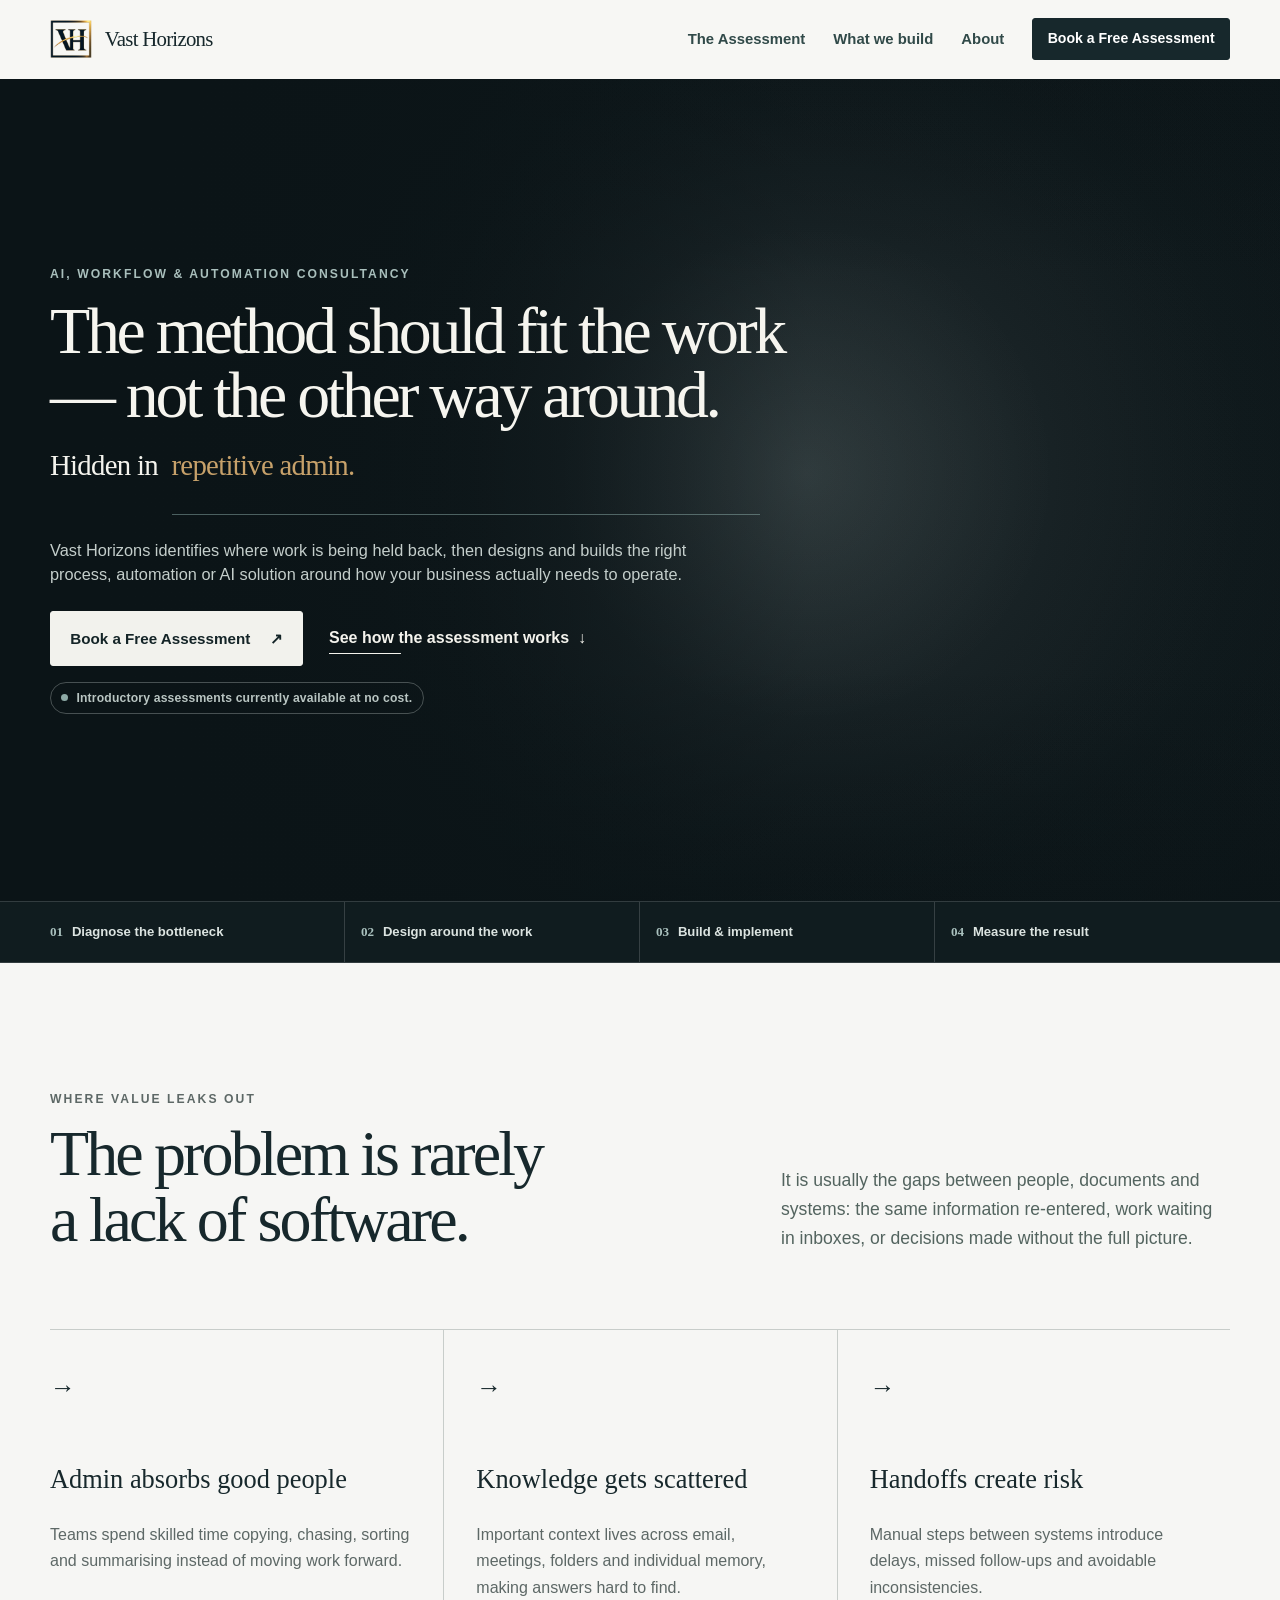
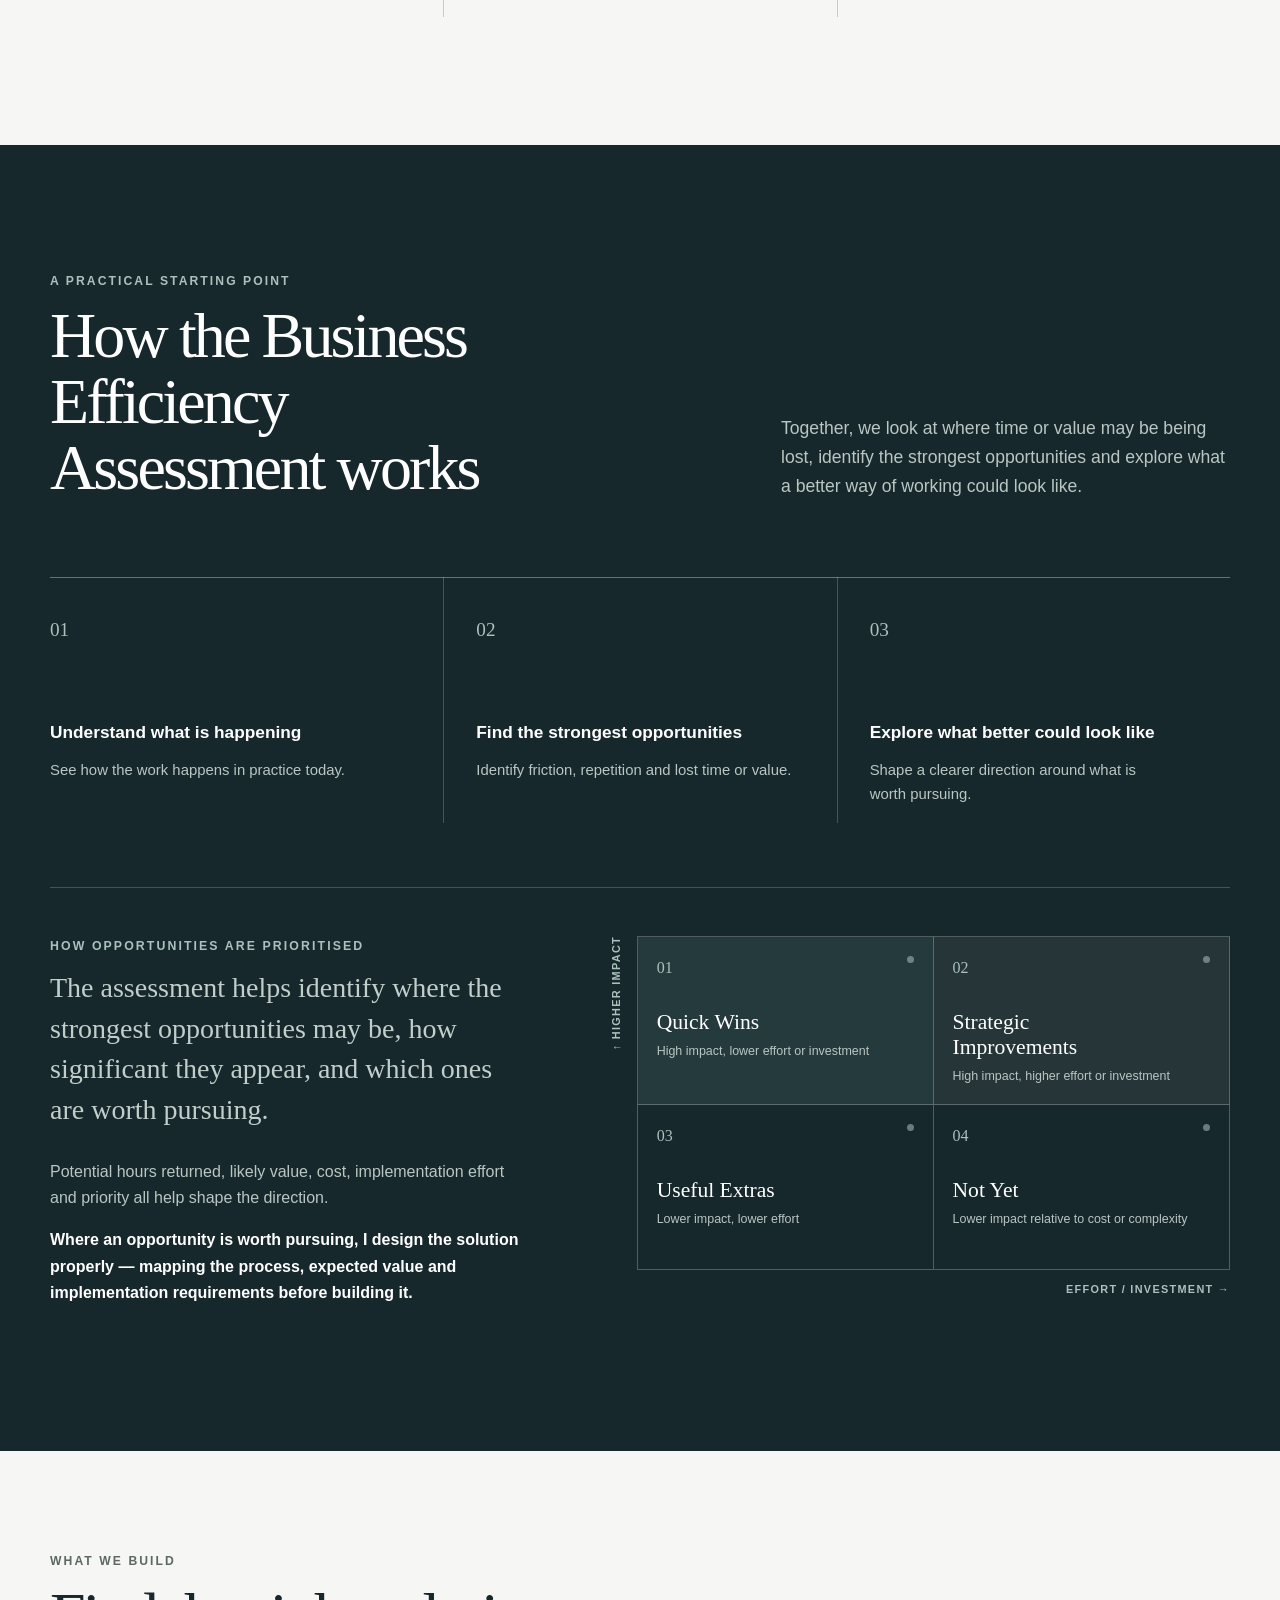
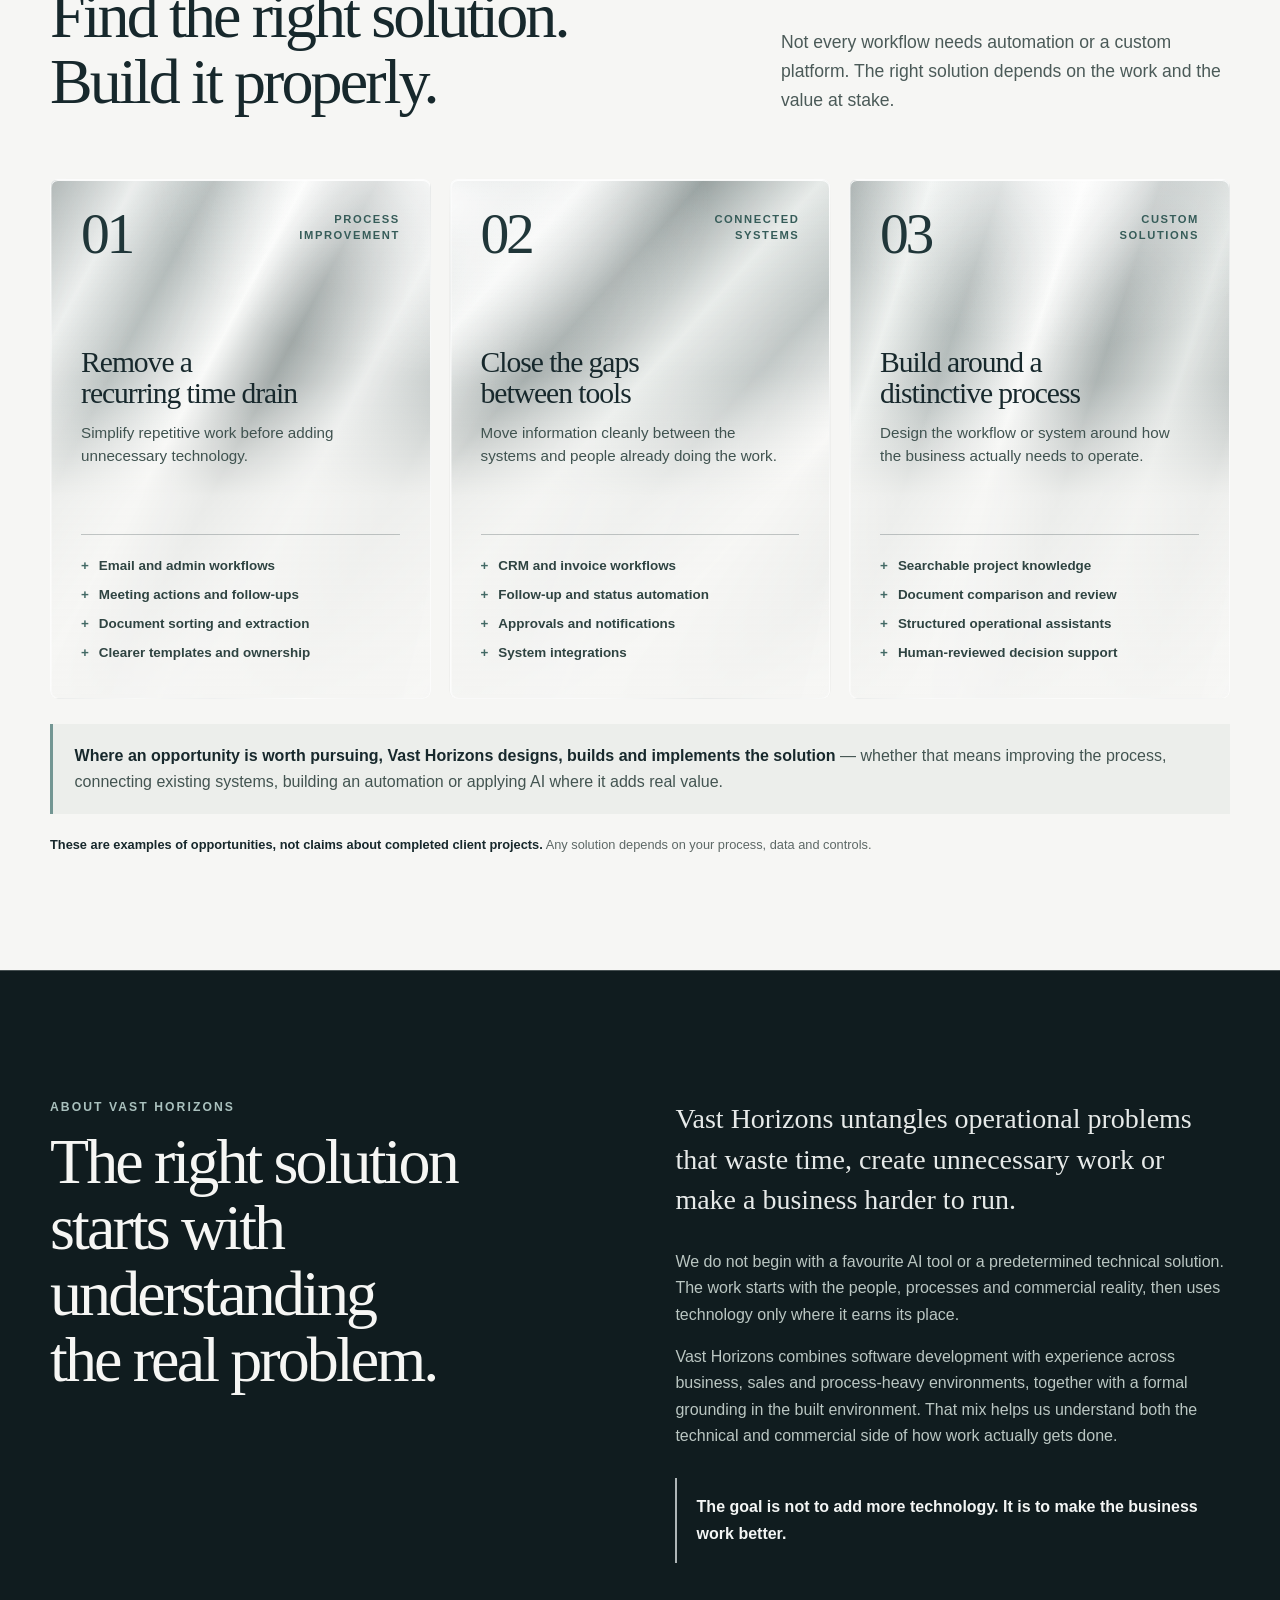
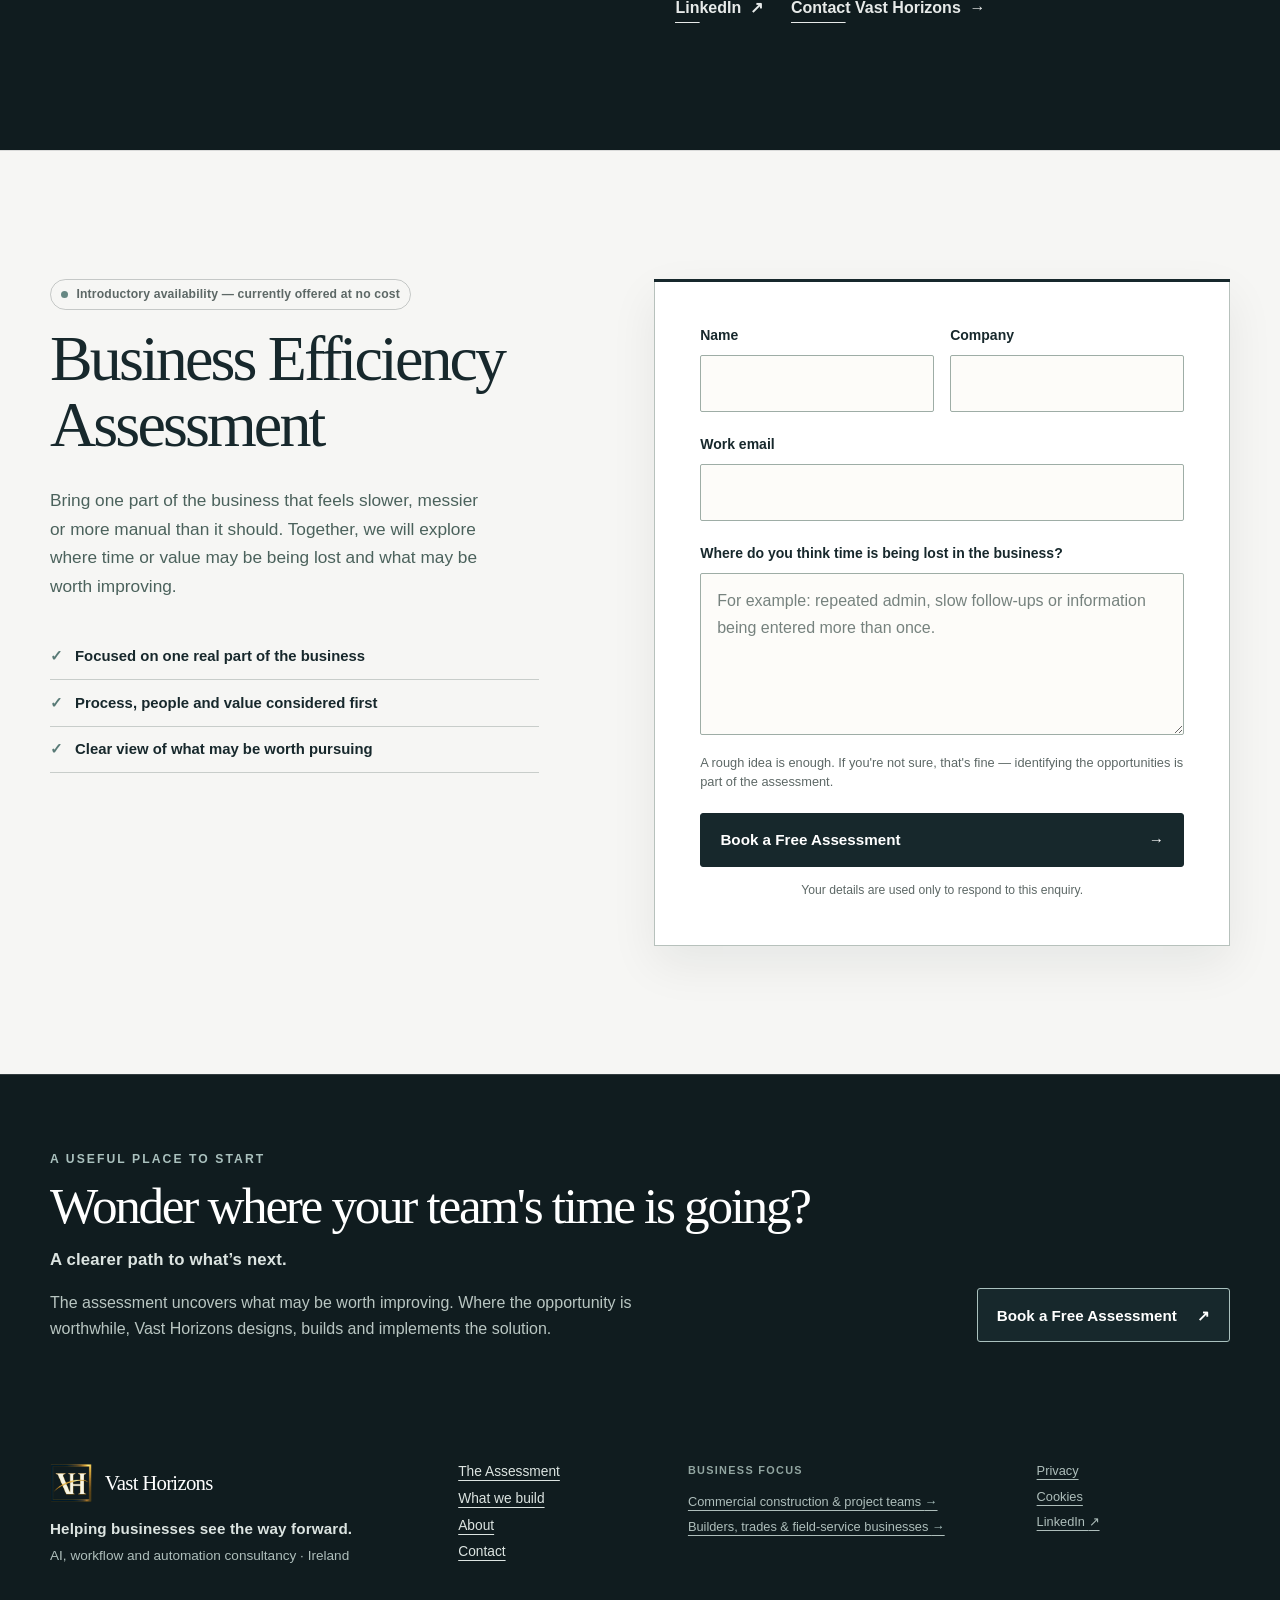
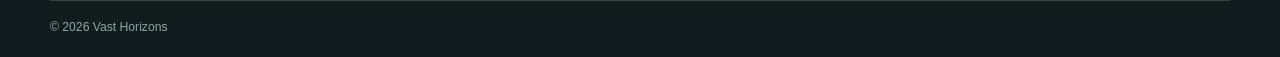
<file: index.html>
<!doctype html>
<html lang="en-IE">
<head>
  <meta charset="utf-8">
  <meta name="viewport" content="width=device-width, initial-scale=1">
  <title>Vast Horizons | AI Consultancy for Better Business Operations</title>
  <meta name="description" content="Vast Horizons helps businesses in Ireland improve workflows, connect systems and apply AI where it creates practical value.">
  <link rel="canonical" href="https://vasthorizons.ie/">
  <meta property="og:site_name" content="Vast Horizons">
  <meta property="og:title" content="Workflow and automation consulting for better business operations">
  <meta property="og:description" content="Find the friction, improve the process and use technology where it genuinely adds value.">
  <meta property="og:url" content="https://vasthorizons.ie/">
  <meta property="og:type" content="website">
  <meta name="twitter:card" content="summary">
  <meta name="theme-color" content="#102a2c">
  <link rel="icon" href="/assets/images/logo-vh-on-light.png" type="image/png" media="(prefers-color-scheme: light)">
  <link rel="icon" href="/assets/images/logo-vh-on-dark.png" type="image/png" media="(prefers-color-scheme: dark)">
  <link rel="apple-touch-icon" href="/assets/images/logo-vh-on-light.png">
  <link rel="stylesheet" href="/assets/css/styles.css">
  <script type="application/ld+json">
  {
    "@context": "https://schema.org",
    "@type": "ProfessionalService",
    "name": "Vast Horizons",
    "url": "https://vasthorizons.ie/",
    "email": "mailto:contact@vasthorizons.ie",
    "description": "AI, workflow and automation consultancy for better business operations.",
    "areaServed": "Ireland",
    "sameAs": ["https://www.linkedin.com/company/vasthorizons/"]
  }
  </script>
</head>
<body class="home-page">
  <a class="skip-link" href="#main">Skip to main content</a>
  <header class="site-header" data-header>
    <div class="shell nav-wrap">
      <a class="brand" href="/" aria-label="Vast Horizons, home"><img class="brand-mark" src="/assets/images/logo-vh-on-light.png" alt=""><span class="brand-name" aria-hidden="true">Vast Horizons</span></a>
      <button class="nav-toggle" type="button" aria-expanded="false" aria-controls="primary-nav" data-nav-toggle><span class="sr-only">Open navigation</span><span></span><span></span></button>
      <nav class="primary-nav" id="primary-nav" aria-label="Primary navigation" data-nav>
        <a href="#approach">The Assessment</a><a href="#opportunities">What we build</a><a href="#about">About</a><a class="button button-small" href="#book">Book a Free Assessment</a>
      </nav>
    </div>
  </header>

  <main id="main">
    <section class="hero home-hero" data-home-hero>
      <div class="hero-media" aria-hidden="true">
        <video class="hero-media-video" data-hero-video autoplay muted loop playsinline preload="auto">
          <source src="https://d8j0ntlcm91z4.cloudfront.net/user_38xzZboKViGWJOttwIXH07lWA1P/hf_20260514_135830_bb6491d1-9b66-4aec-9722-13b4dfe3fb46.mp4" type="video/mp4">
        </video>
        <span class="hero-media-vignette"></span>
      </div>
      <div class="shell hero-grid">
        <div class="hero-copy">
          <p class="eyebrow">AI, Workflow &amp; Automation Consultancy</p>
          <h1 class="hero-title"><span style="--word-index: 0">The</span><span style="--word-index: 1">method</span><span style="--word-index: 2">should</span><span style="--word-index: 3">fit</span><span style="--word-index: 4">the</span><span style="--word-index: 5">work</span><span style="--word-index: 6">—</span><span style="--word-index: 7">not</span><span style="--word-index: 8">the</span><span style="--word-index: 9">other</span><span style="--word-index: 10">way</span><span style="--word-index: 11">around.</span></h1>
          <p class="hero-rotation" aria-label="Hidden in repetitive admin, slow follow-ups, disconnected systems, manual handoffs, and work that’s simply become normal.">
            <span class="hero-rotation-label" aria-hidden="true">Hidden in</span>
            <span class="hero-rotation-window" aria-hidden="true"><span data-rotating-phrase data-phrases="repetitive admin.|slow follow-ups.|disconnected systems.|manual handoffs.|work that’s simply become normal.">repetitive admin.</span></span>
          </p>
          <p class="hero-lead">Vast Horizons identifies where work is being held back, then designs and builds the right process, automation or AI solution around how your business actually needs to operate.</p>
          <div class="hero-actions"><a class="button" href="#book">Book a Free Assessment <span aria-hidden="true">↗</span></a><a class="text-link" href="#approach">See how the assessment works <span aria-hidden="true">↓</span></a></div>
          <p class="availability-badge hero-availability"><span aria-hidden="true"></span> Introductory assessments currently available at no cost.</p>
        </div>
      </div>
    </section>

    <section class="trust-strip" aria-label="Service principles"><div class="shell trust-grid"><p><span>01</span>Diagnose the bottleneck</p><p><span>02</span>Design around the work</p><p><span>03</span>Build &amp; implement</p><p><span>04</span>Measure the result</p></div></section>

    <section class="section problems" id="problems">
      <div class="shell split-heading"><div><p class="eyebrow">Where value leaks out</p><h2>The problem is rarely a lack of software.</h2></div><div class="section-intro"><p>It is usually the gaps between people, documents and systems: the same information re-entered, work waiting in inboxes, or decisions made without the full picture.</p></div></div>
      <div class="shell problem-grid">
        <article><span class="line-icon" aria-hidden="true">→</span><h3>Admin absorbs good people</h3><p>Teams spend skilled time copying, chasing, sorting and summarising instead of moving work forward.</p></article>
        <article><span class="line-icon" aria-hidden="true">→</span><h3>Knowledge gets scattered</h3><p>Important context lives across email, meetings, folders and individual memory, making answers hard to find.</p></article>
        <article><span class="line-icon" aria-hidden="true">→</span><h3>Handoffs create risk</h3><p>Manual steps between systems introduce delays, missed follow-ups and avoidable inconsistencies.</p></article>
      </div>
    </section>

    <section class="section dark-section" id="approach">
      <div class="shell">
        <div class="split-heading on-dark"><div><p class="eyebrow">A practical starting point</p><h2>How the Business Efficiency Assessment works</h2></div><div class="section-intro"><p>Together, we look at where time or value may be being lost, identify the strongest opportunities and explore what a better way of working could look like.</p></div></div>
        <ol class="process-grid">
          <li><span>01</span><h3>Understand what is happening</h3><p>See how the work happens in practice today.</p></li>
          <li><span>02</span><h3>Find the strongest opportunities</h3><p>Identify friction, repetition and lost time or value.</p></li>
          <li><span>03</span><h3>Explore what better could look like</h3><p>Shape a clearer direction around what is worth pursuing.</p></li>
        </ol>
        <div class="assessment-outcome">
          <div class="assessment-outcome-copy">
            <p class="card-kicker">How opportunities are prioritised</p>
            <p class="large-copy">The assessment helps identify where the strongest opportunities may be, how significant they appear, and which ones are worth pursuing.</p>
            <p>Potential hours returned, likely value, cost, implementation effort and priority all help shape the direction.</p>
            <p><strong>Where an opportunity is worth pursuing, I design the solution properly — mapping the process, expected value and implementation requirements before building it.</strong></p>
          </div>
          <div class="opportunity-map" role="group" aria-label="Impact and effort opportunity categories">
            <p class="map-axis map-axis-impact">Higher impact</p>
            <div class="map-grid">
              <article class="map-cell map-quick"><span>01</span><h3>Quick Wins</h3><p>High impact, lower effort or investment</p></article>
              <article class="map-cell map-strategic"><span>02</span><h3>Strategic Improvements</h3><p>High impact, higher effort or investment</p></article>
              <article class="map-cell map-useful"><span>03</span><h3>Useful Extras</h3><p>Lower impact, lower effort</p></article>
              <article class="map-cell map-not-yet"><span>04</span><h3>Not Yet</h3><p>Lower impact relative to cost or complexity</p></article>
            </div>
            <p class="map-axis map-axis-effort">Effort / investment</p>
          </div>
        </div>
      </div>
    </section>

    <section class="section what-i-build" id="opportunities">
      <div class="shell split-heading"><div><p class="eyebrow">What we build</p><h2>Find the right solution. Build it properly.</h2></div><div class="section-intro"><p>Not every workflow needs automation or a custom platform. The right solution depends on the work and the value at stake.</p></div></div>
      <div class="shell service-grid">
        <article><p class="service-number"><span class="service-index">01</span><span class="service-category">Process improvement</span></p><h3>Remove a recurring time drain</h3><p class="service-description">Simplify repetitive work before adding unnecessary technology.</p><ul><li>Email and admin workflows</li><li>Meeting actions and follow-ups</li><li>Document sorting and extraction</li><li>Clearer templates and ownership</li></ul></article>
        <article><p class="service-number"><span class="service-index">02</span><span class="service-category">Connected systems</span></p><h3>Close the gaps between tools</h3><p class="service-description">Move information cleanly between the systems and people already doing the work.</p><ul><li>CRM and invoice workflows</li><li>Follow-up and status automation</li><li>Approvals and notifications</li><li>System integrations</li></ul></article>
        <article><p class="service-number"><span class="service-index">03</span><span class="service-category">Custom solutions</span></p><h3>Build around a distinctive process</h3><p class="service-description">Design the workflow or system around how the business actually needs to operate.</p><ul><li>Searchable project knowledge</li><li>Document comparison and review</li><li>Structured operational assistants</li><li>Human-reviewed decision support</li></ul></article>
      </div>
      <p class="delivery-note shell"><strong>Where an opportunity is worth pursuing, Vast Horizons designs, builds and implements the solution</strong> — whether that means improving the process, connecting existing systems, building an automation or applying AI where it adds real value.</p>
      <p class="examples-note shell"><strong>These are examples of opportunities, not claims about completed client projects.</strong> Any solution depends on your process, data and controls.</p>
    </section>

    <section class="section about-section" id="about">
      <div class="shell about-grid about-text-only">
        <div class="about-heading"><p class="eyebrow">About Vast Horizons</p><h2>The right solution starts with understanding the real problem.</h2></div>
        <div class="about-copy"><p class="large-copy">Vast Horizons untangles operational problems that waste time, create unnecessary work or make a business harder to run.</p><p>We do not begin with a favourite AI tool or a predetermined technical solution. The work starts with the people, processes and commercial reality, then uses technology only where it earns its place.</p><p>Vast Horizons combines software development with experience across business, sales and process-heavy environments, together with a formal grounding in the built environment. That mix helps us understand both the technical and commercial side of how work actually gets done.</p><p class="about-principle">The goal is not to add more technology. It is to make the business work better.</p><div class="about-links"><a class="text-link" href="https://www.linkedin.com/company/vasthorizons/" target="_blank" rel="noopener noreferrer">LinkedIn <span aria-hidden="true">↗</span></a><a class="text-link" href="mailto:contact@vasthorizons.ie">Contact Vast Horizons <span aria-hidden="true">→</span></a></div></div>
      </div>
    </section>

    <section class="section booking-section" id="book">
      <div class="shell booking-grid">
        <div class="booking-copy"><p class="availability-badge"><span aria-hidden="true"></span> Introductory availability — currently offered at no cost</p><h2>Business Efficiency Assessment</h2><p>Bring one part of the business that feels slower, messier or more manual than it should. Together, we will explore where time or value may be being lost and what may be worth improving.</p><ul class="check-list"><li>Focused on one real part of the business</li><li>Process, people and value considered first</li><li>Clear view of what may be worth pursuing</li></ul></div>
        <form class="audit-form" action="https://formsubmit.co/contact@vasthorizons.ie" method="POST">
          <input type="hidden" name="_subject" value="New Business Efficiency Assessment request"><input type="hidden" name="_captcha" value="false">
          <div class="field-row"><div class="field"><label for="name">Name</label><input id="name" name="name" type="text" autocomplete="name" required></div><div class="field"><label for="company">Company</label><input id="company" name="company" type="text" autocomplete="organization" required></div></div>
          <div class="field"><label for="email">Work email</label><input id="email" name="email" type="email" autocomplete="email" required></div>
          <div class="field"><label for="workflow">Where do you think time is being lost in the business?</label><textarea id="workflow" name="workflow" rows="5" placeholder="For example: repeated admin, slow follow-ups or information being entered more than once." aria-describedby="workflow-help" required></textarea><p class="field-help" id="workflow-help">A rough idea is enough. If you're not sure, that's fine — identifying the opportunities is part of the assessment.</p></div>
          <button class="button form-submit" type="submit">Book a Free Assessment <span aria-hidden="true">→</span></button><p class="form-note">Your details are used only to respond to this enquiry.</p>
        </form>
      </div>
    </section>
  </main>

  <section class="closing-cta" aria-labelledby="closing-cta-title">
    <div class="shell closing-cta-grid"><div><p class="eyebrow">A useful place to start</p><h2 id="closing-cta-title">Wonder where your team's time is going?</h2><p class="closing-brand-line">A clearer path to what’s next.</p><p>The assessment uncovers what may be worth improving. Where the opportunity is worthwhile, Vast Horizons designs, builds and implements the solution.</p></div><a class="button" href="#book">Book a Free Assessment <span aria-hidden="true">↗</span></a></div>
  </section>

  <footer class="site-footer">
    <div class="shell footer-main">
      <div class="footer-identity"><a class="brand footer-brand" href="/" aria-label="Vast Horizons, home"><img class="brand-mark" src="/assets/images/logo-vh-on-dark.png" alt=""><span class="brand-name" aria-hidden="true">Vast Horizons</span></a><p class="footer-statement">Helping businesses see the way forward.</p><p>AI, workflow and automation consultancy · Ireland</p></div>
      <nav class="footer-group footer-primary" aria-label="Main footer navigation"><a href="#approach">The Assessment</a><a href="#opportunities">What we build</a><a href="#about">About</a><a href="mailto:contact@vasthorizons.ie">Contact</a></nav>
      <nav class="footer-group footer-audiences" aria-label="Business Focus"><p class="footer-label">Business Focus</p><a href="/construction/">Commercial construction &amp; project teams <span aria-hidden="true">→</span></a><a href="/trades/">Builders, trades &amp; field-service businesses <span aria-hidden="true">→</span></a></nav>
      <nav class="footer-group footer-utility" aria-label="Utility links"><a href="/privacy/">Privacy</a><a href="/cookies/">Cookies</a><a href="https://www.linkedin.com/company/vasthorizons/" target="_blank" rel="noopener noreferrer">LinkedIn <span aria-hidden="true">↗</span></a></nav>
    </div>
    <div class="shell footer-base"><p>© <span data-year>2026</span> Vast Horizons</p></div>
  </footer>
  <script src="/assets/js/site.js" defer></script>
  <script>(function(){if(!window.chatbase||window.chatbase("getState")!=="initialized"){window.chatbase=(...arguments)=>{if(!window.chatbase.q){window.chatbase.q=[]}window.chatbase.q.push(arguments)};window.chatbase=new Proxy(window.chatbase,{get(target,prop){if(prop==="q"){return target.q}return(...args)=>target(prop,...args)}})}const onLoad=function(){const script=document.createElement("script");script.src="https://www.chatbase.co/embed.min.js";script.id="gBiyeGZamISg8_NqUosKC";script.domain="www.chatbase.co";document.body.appendChild(script)};if(document.readyState==="complete"){onLoad()}else{window.addEventListener("load",onLoad)}})();</script>
</body>
</html>
</file>
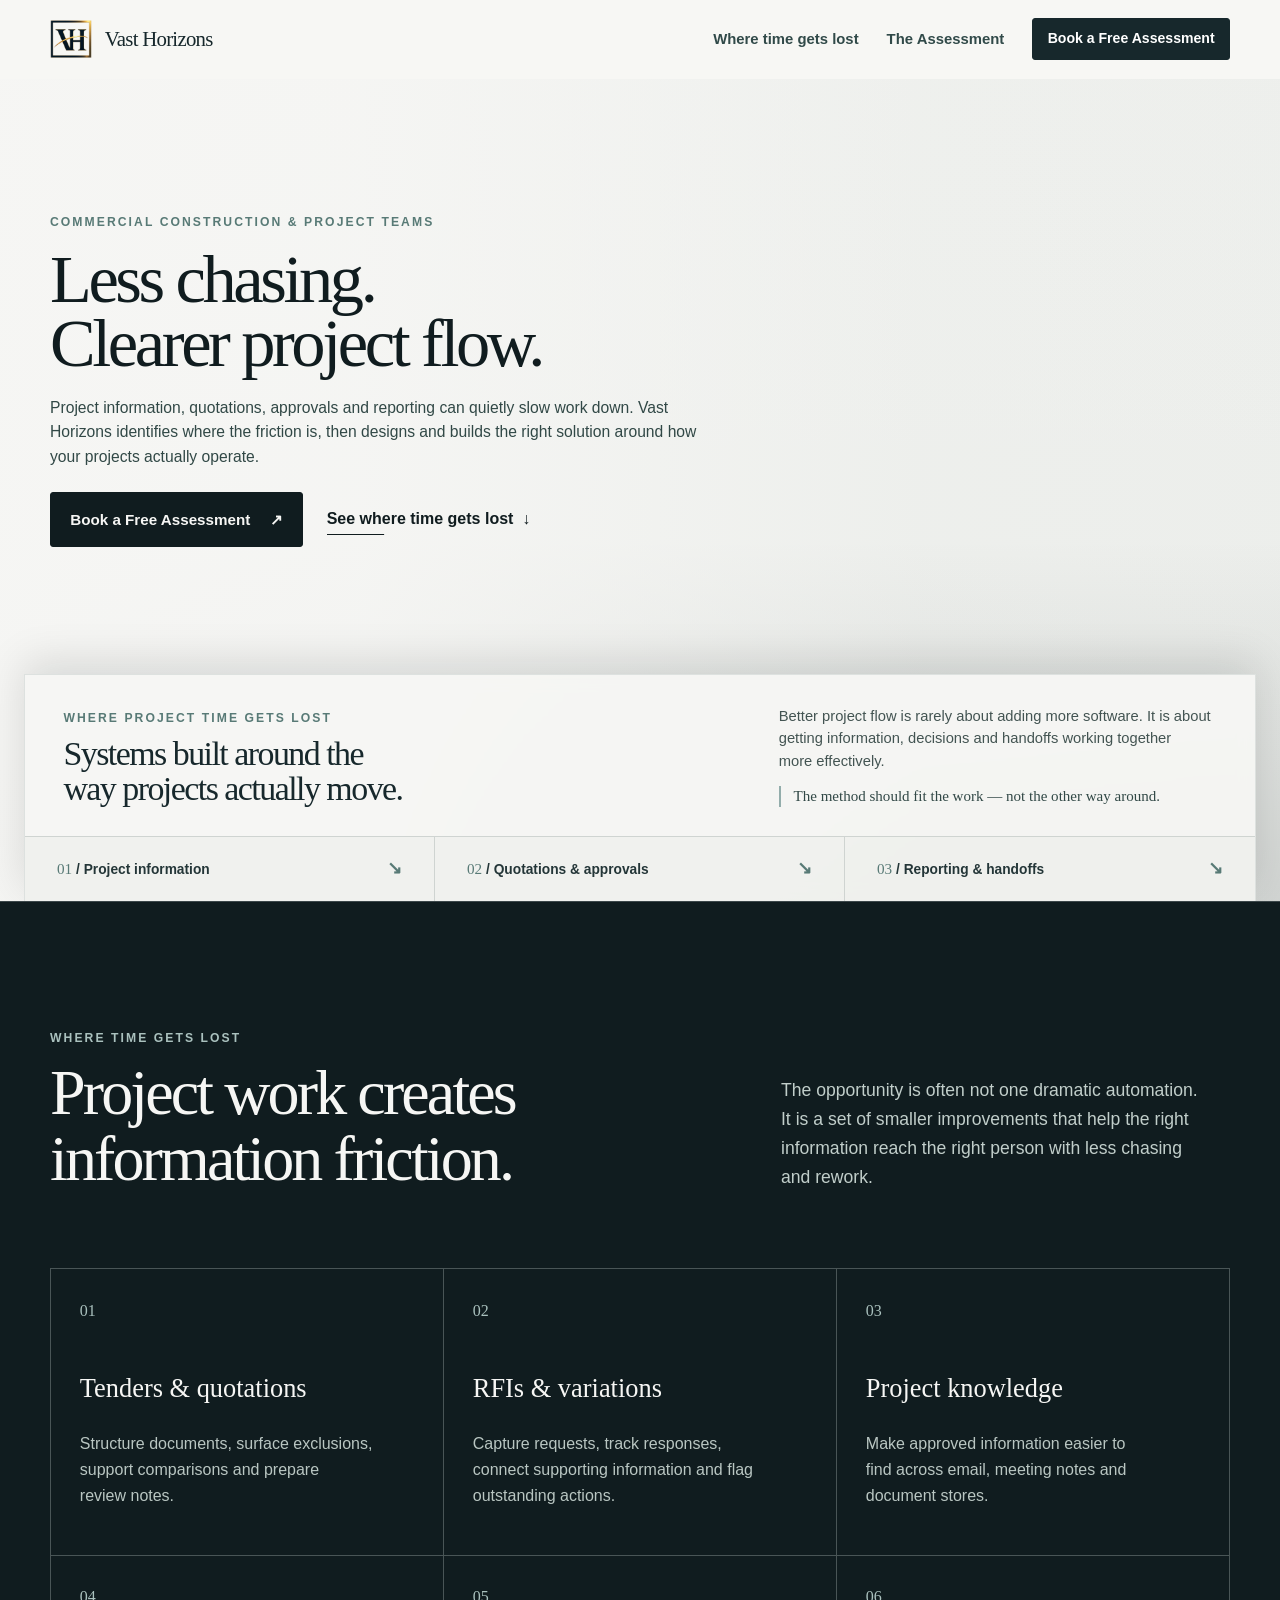
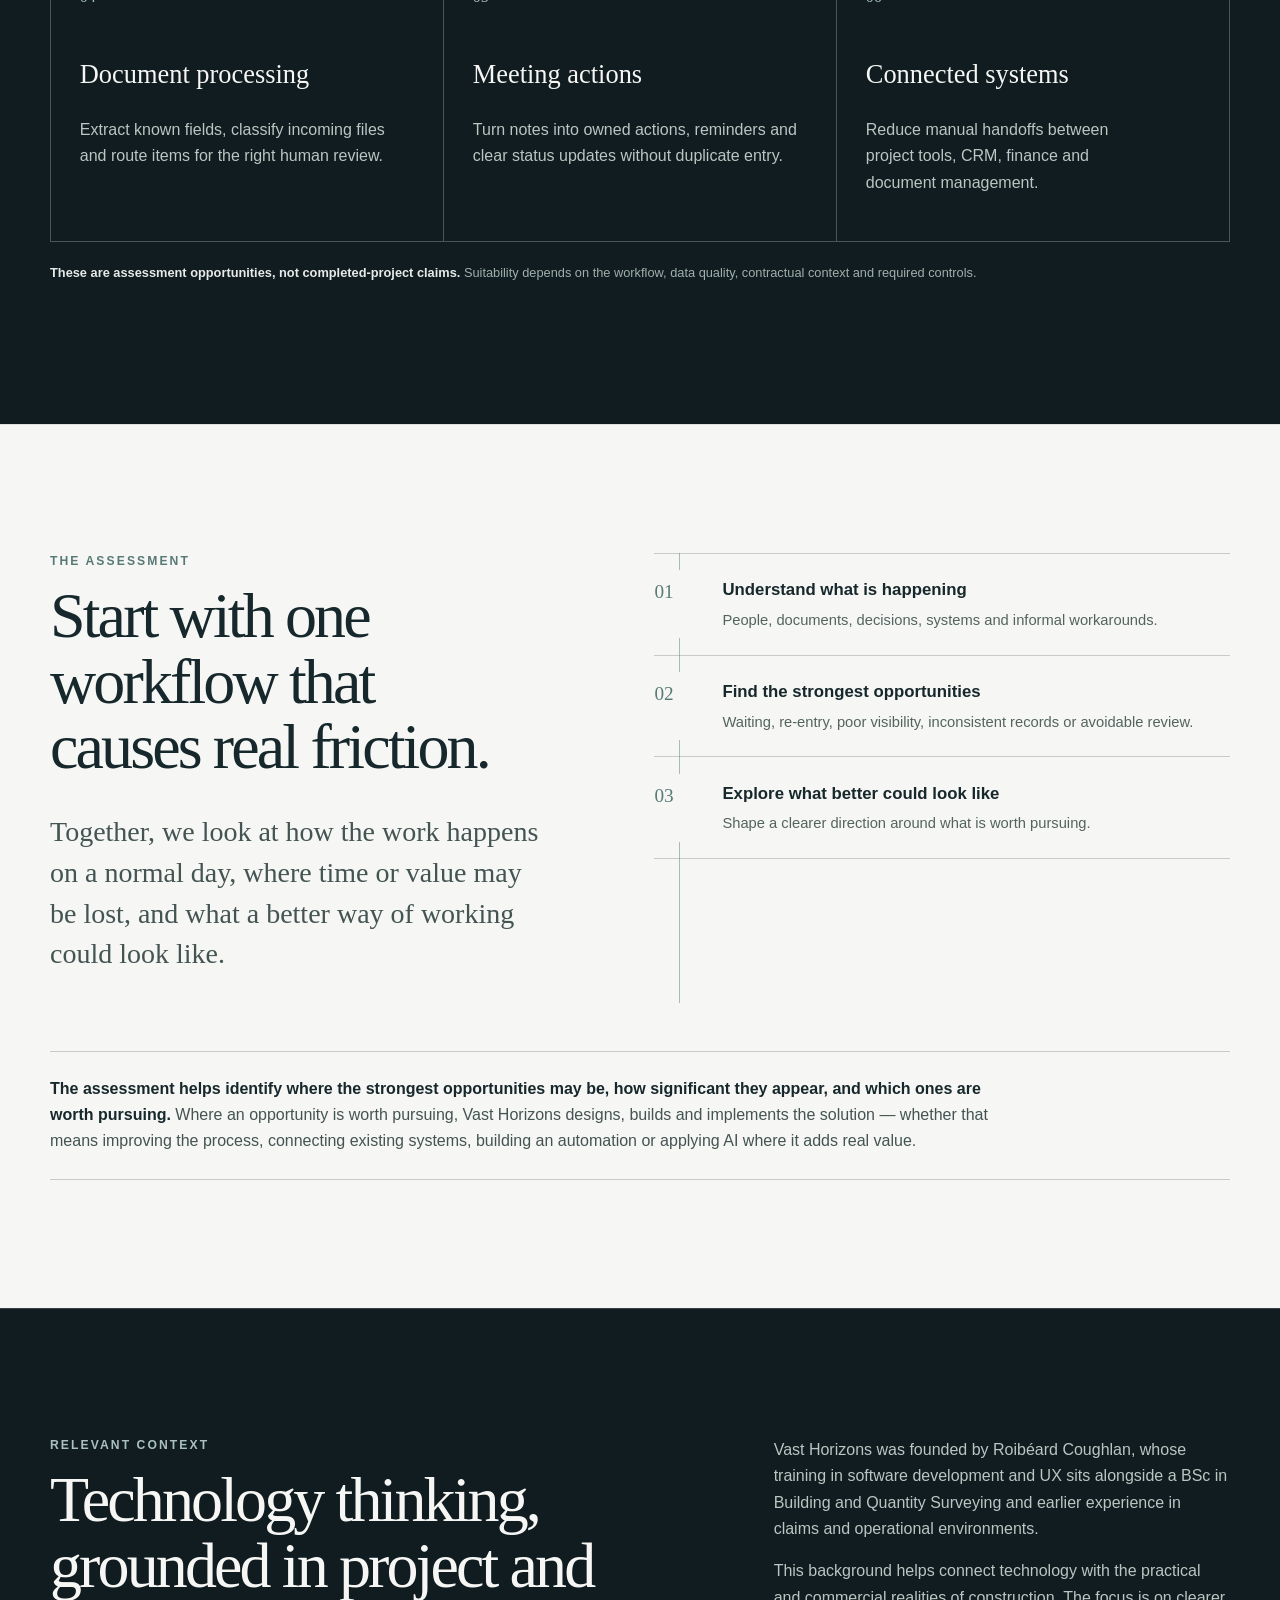
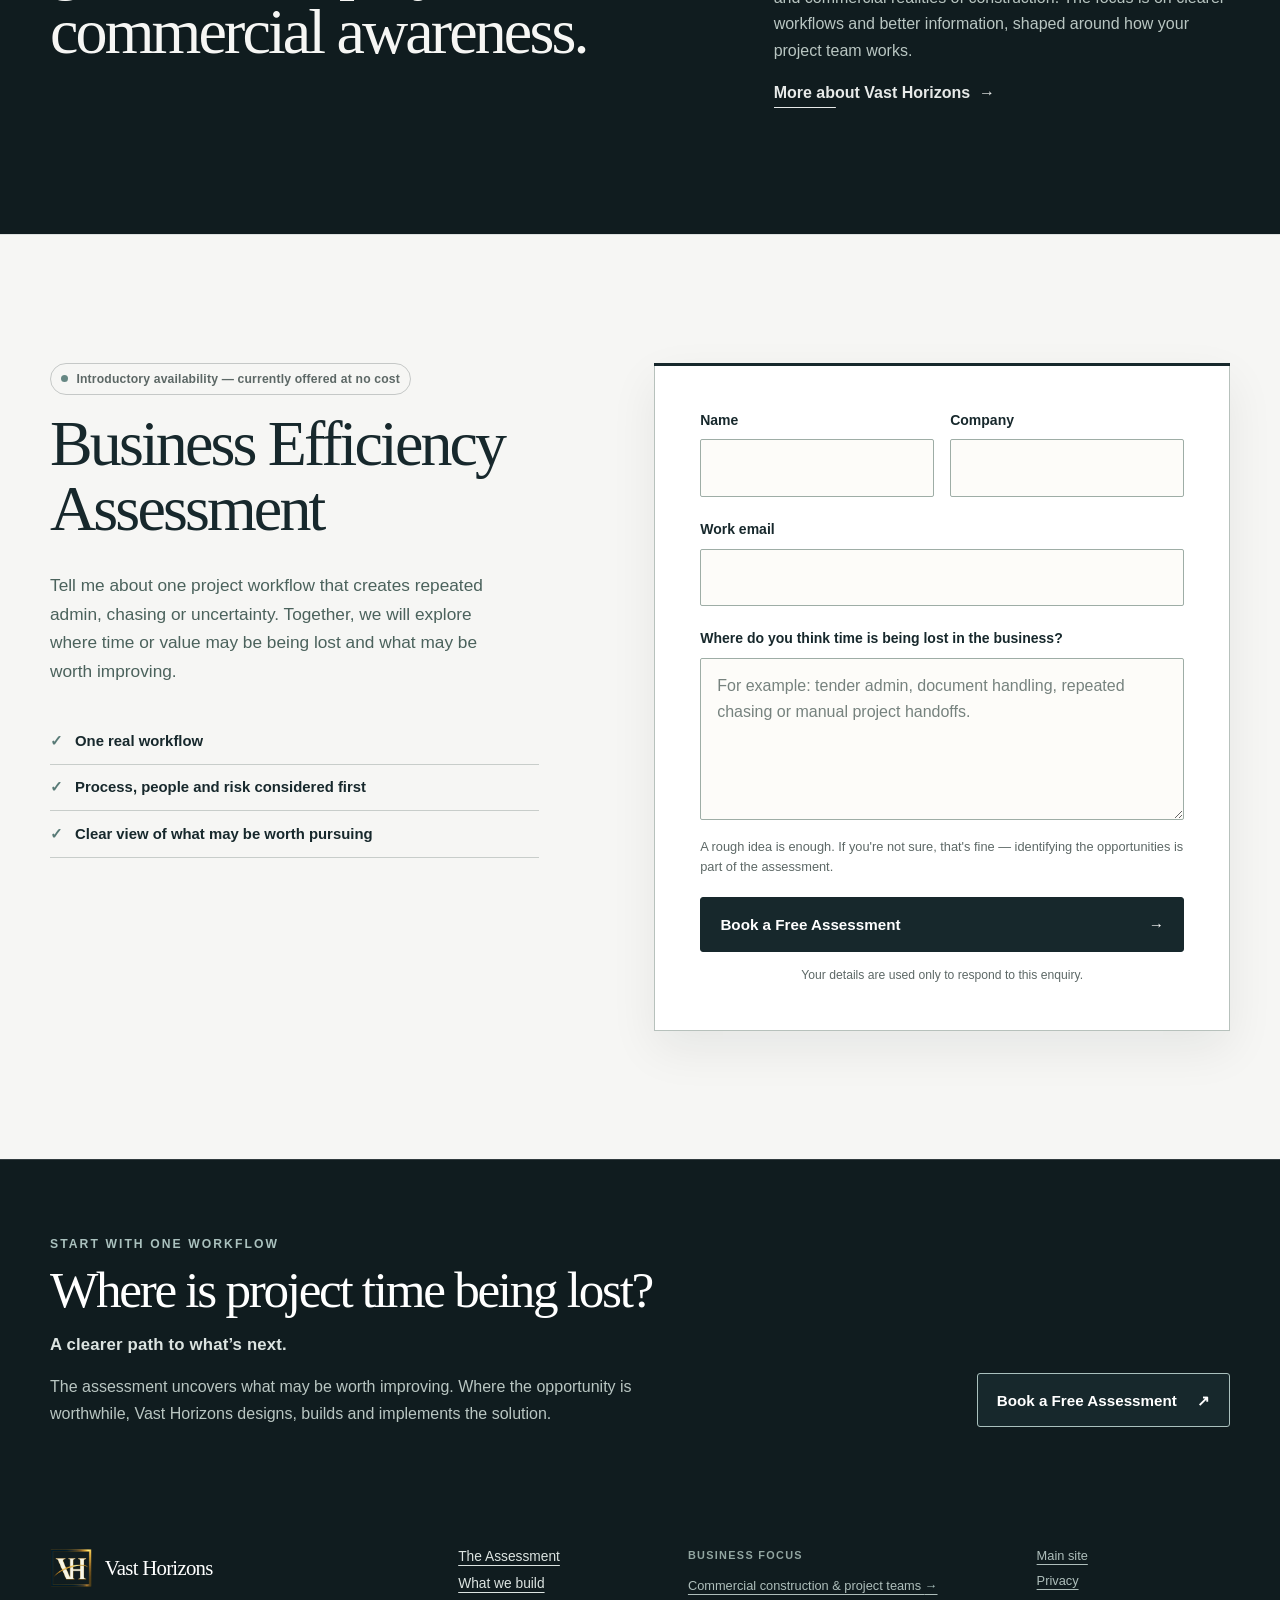
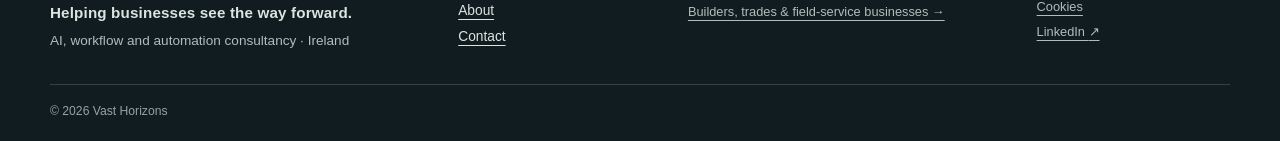
<file: construction/index.html>
<!doctype html>
<html lang="en-IE">
<head>
  <meta charset="utf-8">
  <meta name="viewport" content="width=device-width, initial-scale=1">
  <title>Business Efficiency Assessment for Construction | Vast Horizons</title>
  <meta name="description" content="A practical business efficiency assessment for construction and project teams in Ireland, followed by solutions designed, built and implemented around worthwhile opportunities.">
  <link rel="canonical" href="https://vasthorizons.ie/construction/">
  <meta property="og:site_name" content="Vast Horizons">
  <meta property="og:title" content="Business efficiency assessment for construction and project teams">
  <meta property="og:description" content="Find where project information workflows lose time or value, then design and build the right improvement.">
  <meta property="og:url" content="https://vasthorizons.ie/construction/">
  <meta property="og:type" content="website">
  <meta name="twitter:card" content="summary">
  <meta name="theme-color" content="#102a2c">
  <link rel="icon" href="/assets/images/logo-vh-on-light.png" type="image/png" media="(prefers-color-scheme: light)">
  <link rel="icon" href="/assets/images/logo-vh-on-dark.png" type="image/png" media="(prefers-color-scheme: dark)">
  <link rel="apple-touch-icon" href="/assets/images/logo-vh-on-light.png">
  <link rel="stylesheet" href="/assets/css/styles.css">
</head>
<body class="construction-page">
  <a class="skip-link" href="#main">Skip to main content</a>
  <header class="site-header" data-header>
    <div class="shell nav-wrap">
      <a class="brand" href="/" aria-label="Vast Horizons, home"><img class="brand-mark" src="/assets/images/logo-vh-on-light.png" alt=""><span class="brand-name" aria-hidden="true">Vast Horizons</span></a>
      <button class="nav-toggle" type="button" aria-expanded="false" aria-controls="primary-nav" data-nav-toggle><span class="sr-only">Open navigation</span><span></span><span></span></button>
      <nav class="primary-nav" id="primary-nav" aria-label="Primary navigation" data-nav><a href="#friction">Where time gets lost</a><a href="#audit">The Assessment</a><a class="button button-small" href="#book">Book a Free Assessment</a></nav>
    </div>
  </header>

  <main id="main">
    <section class="construction-hero" aria-labelledby="construction-hero-title">
      <div class="construction-hero-media" aria-hidden="true">
        <div class="construction-hero-media-stage">
          <video data-construction-hero-video muted playsinline preload="auto" crossorigin="anonymous">
            <source src="https://d8j0ntlcm91z4.cloudfront.net/user_38xzZboKViGWJOttwIXH07lWA1P/hf_20260715_090628_7052d8a6-a094-4341-a4a2-ad58493a67a9.mp4" type="video/mp4">
          </video>
          <canvas data-construction-hero-canvas></canvas>
        </div>
        <span class="construction-hero-overlay"></span>
      </div>

      <div class="construction-hero-main">
        <div class="shell construction-hero-copy">
          <p class="eyebrow construction-hero-eyebrow">Commercial construction &amp; project teams</p>
          <h1 id="construction-hero-title" class="construction-hero-title">
            <span class="construction-title-line" style="--line-index: 0">Less chasing.</span>
            <span class="construction-title-line" style="--line-index: 1">Clearer project flow.</span>
          </h1>
          <p class="construction-hero-lead">Project information, quotations, approvals and reporting can quietly slow work down. Vast Horizons identifies where the friction is, then designs and builds the right solution around how your projects actually operate.</p>
          <div class="construction-hero-actions">
            <a class="button" href="#book">Book a Free Assessment <span aria-hidden="true">↗</span></a>
            <a class="text-link" href="#friction">See where time gets lost <span aria-hidden="true">↓</span></a>
          </div>
        </div>
      </div>

      <div class="shell construction-hero-panel">
        <div class="construction-panel-intro">
          <div>
            <p class="eyebrow">Where project time gets lost</p>
            <h2>Systems built around the way projects actually move.</h2>
          </div>
          <div class="construction-panel-copy">
            <p>Better project flow is rarely about adding more software. It is about getting information, decisions and handoffs working together more effectively.</p>
            <p class="construction-panel-principle">The method should fit the work — not the other way around.</p>
          </div>
        </div>
        <nav class="construction-panel-links" aria-label="Project workflow opportunities">
          <a href="#friction"><span><b>01</b> / Project information</span><span aria-hidden="true">↘</span></a>
          <a href="#friction"><span><b>02</b> / Quotations &amp; approvals</span><span aria-hidden="true">↘</span></a>
          <a href="#friction"><span><b>03</b> / Reporting &amp; handoffs</span><span aria-hidden="true">↘</span></a>
        </nav>
      </div>
    </section>

    <section class="section" id="friction">
      <div class="shell split-heading"><div><p class="eyebrow">Where time gets lost</p><h2>Project work creates information friction.</h2></div><div class="section-intro"><p>The opportunity is often not one dramatic automation. It is a set of smaller improvements that help the right information reach the right person with less chasing and rework.</p></div></div>
      <div class="shell opportunity-grid">
        <article><span>01</span><h3>Tenders &amp; quotations</h3><p>Structure documents, surface exclusions, support comparisons and prepare review notes.</p></article>
        <article><span>02</span><h3>RFIs &amp; variations</h3><p>Capture requests, track responses, connect supporting information and flag outstanding actions.</p></article>
        <article><span>03</span><h3>Project knowledge</h3><p>Make approved information easier to find across email, meeting notes and document stores.</p></article>
        <article><span>04</span><h3>Document processing</h3><p>Extract known fields, classify incoming files and route items for the right human review.</p></article>
        <article><span>05</span><h3>Meeting actions</h3><p>Turn notes into owned actions, reminders and clear status updates without duplicate entry.</p></article>
        <article><span>06</span><h3>Connected systems</h3><p>Reduce manual handoffs between project tools, CRM, finance and document management.</p></article>
      </div>
      <p class="examples-note shell"><strong>These are assessment opportunities, not completed-project claims.</strong> Suitability depends on the workflow, data quality, contractual context and required controls.</p>
    </section>

    <section class="section dark-section" id="audit">
      <div class="shell construction-audit-grid">
        <div><p class="eyebrow">The assessment</p><h2>Start with one workflow that causes real friction.</h2><p class="large-copy">Together, we look at how the work happens on a normal day, where time or value may be lost, and what a better way of working could look like.</p></div>
        <ol class="audit-detail-list">
          <li><span>01</span><div><h3>Understand what is happening</h3><p>People, documents, decisions, systems and informal workarounds.</p></div></li>
          <li><span>02</span><div><h3>Find the strongest opportunities</h3><p>Waiting, re-entry, poor visibility, inconsistent records or avoidable review.</p></div></li>
          <li><span>03</span><div><h3>Explore what better could look like</h3><p>Shape a clearer direction around what is worth pursuing.</p></div></li>
        </ol>
      </div>
      <div class="shell implementation-statement"><p><strong>The assessment helps identify where the strongest opportunities may be, how significant they appear, and which ones are worth pursuing.</strong> Where an opportunity is worth pursuing, Vast Horizons designs, builds and implements the solution — whether that means improving the process, connecting existing systems, building an automation or applying AI where it adds real value.</p></div>
    </section>

    <section class="section about-compact"><div class="shell about-compact-grid"><div><p class="eyebrow">Relevant context</p><h2>Technology thinking, grounded in project and commercial awareness.</h2></div><div><p>Vast Horizons was founded by Roibéard Coughlan, whose training in software development and UX sits alongside a BSc in Building and Quantity Surveying and earlier experience in claims and operational environments.</p><p>This background helps connect technology with the practical and commercial realities of construction. The focus is on clearer workflows and better information, shaped around how your project team works.</p><a class="text-link" href="/#about">More about Vast Horizons <span aria-hidden="true">→</span></a></div></div></section>

    <section class="section booking-section" id="book">
      <div class="shell booking-grid">
        <div class="booking-copy"><p class="availability-badge"><span aria-hidden="true"></span> Introductory availability — currently offered at no cost</p><h2>Business Efficiency Assessment</h2><p>Tell me about one project workflow that creates repeated admin, chasing or uncertainty. Together, we will explore where time or value may be being lost and what may be worth improving.</p><ul class="check-list"><li>One real workflow</li><li>Process, people and risk considered first</li><li>Clear view of what may be worth pursuing</li></ul></div>
        <form class="audit-form" action="https://formsubmit.co/contact@vasthorizons.ie" method="POST">
          <input type="hidden" name="_subject" value="New construction Business Efficiency Assessment request"><input type="hidden" name="_captcha" value="false"><input type="hidden" name="sector" value="Construction / project-led">
          <div class="field-row"><div class="field"><label for="name">Name</label><input id="name" name="name" type="text" autocomplete="name" required></div><div class="field"><label for="company">Company</label><input id="company" name="company" type="text" autocomplete="organization" required></div></div>
          <div class="field"><label for="email">Work email</label><input id="email" name="email" type="email" autocomplete="email" required></div>
          <div class="field"><label for="workflow">Where do you think time is being lost in the business?</label><textarea id="workflow" name="workflow" rows="5" placeholder="For example: tender admin, document handling, repeated chasing or manual project handoffs." aria-describedby="workflow-help" required></textarea><p class="field-help" id="workflow-help">A rough idea is enough. If you're not sure, that's fine — identifying the opportunities is part of the assessment.</p></div>
          <button class="button form-submit" type="submit">Book a Free Assessment <span aria-hidden="true">→</span></button><p class="form-note">Your details are used only to respond to this enquiry.</p>
        </form>
      </div>
    </section>
  </main>

  <section class="closing-cta" aria-labelledby="construction-closing-title">
    <div class="shell closing-cta-grid"><div><p class="eyebrow">Start with one workflow</p><h2 id="construction-closing-title">Where is project time being lost?</h2><p class="closing-brand-line">A clearer path to what’s next.</p><p>The assessment uncovers what may be worth improving. Where the opportunity is worthwhile, Vast Horizons designs, builds and implements the solution.</p></div><a class="button" href="#book">Book a Free Assessment <span aria-hidden="true">↗</span></a></div>
  </section>

  <footer class="site-footer">
    <div class="shell footer-main">
      <div class="footer-identity"><a class="brand footer-brand" href="/" aria-label="Vast Horizons, home"><img class="brand-mark" src="/assets/images/logo-vh-on-dark.png" alt=""><span class="brand-name" aria-hidden="true">Vast Horizons</span></a><p class="footer-statement">Helping businesses see the way forward.</p><p>AI, workflow and automation consultancy · Ireland</p></div>
      <nav class="footer-group footer-primary" aria-label="Main footer navigation"><a href="#audit">The Assessment</a><a href="/#opportunities">What we build</a><a href="/#about">About</a><a href="mailto:contact@vasthorizons.ie">Contact</a></nav>
      <nav class="footer-group footer-audiences" aria-label="Business Focus"><p class="footer-label">Business Focus</p><a href="/construction/" aria-current="page">Commercial construction &amp; project teams <span aria-hidden="true">→</span></a><a href="/trades/">Builders, trades &amp; field-service businesses <span aria-hidden="true">→</span></a></nav>
      <nav class="footer-group footer-utility" aria-label="Utility links"><a href="/">Main site</a><a href="/privacy/">Privacy</a><a href="/cookies/">Cookies</a><a href="https://www.linkedin.com/company/vasthorizons/" target="_blank" rel="noopener noreferrer">LinkedIn <span aria-hidden="true">↗</span></a></nav>
    </div>
    <div class="shell footer-base"><p>© <span data-year>2026</span> Vast Horizons</p></div>
  </footer>
  <script src="/assets/js/site.js" defer></script>
  <script>(function(){if(!window.chatbase||window.chatbase("getState")!=="initialized"){window.chatbase=(...arguments)=>{if(!window.chatbase.q){window.chatbase.q=[]}window.chatbase.q.push(arguments)};window.chatbase=new Proxy(window.chatbase,{get(target,prop){if(prop==="q"){return target.q}return(...args)=>target(prop,...args)}})}const onLoad=function(){const script=document.createElement("script");script.src="https://www.chatbase.co/embed.min.js";script.id="gBiyeGZamISg8_NqUosKC";script.domain="www.chatbase.co";document.body.appendChild(script)};if(document.readyState==="complete"){onLoad()}else{window.addEventListener("load",onLoad)}})();</script>
</body>
</html>
</file>
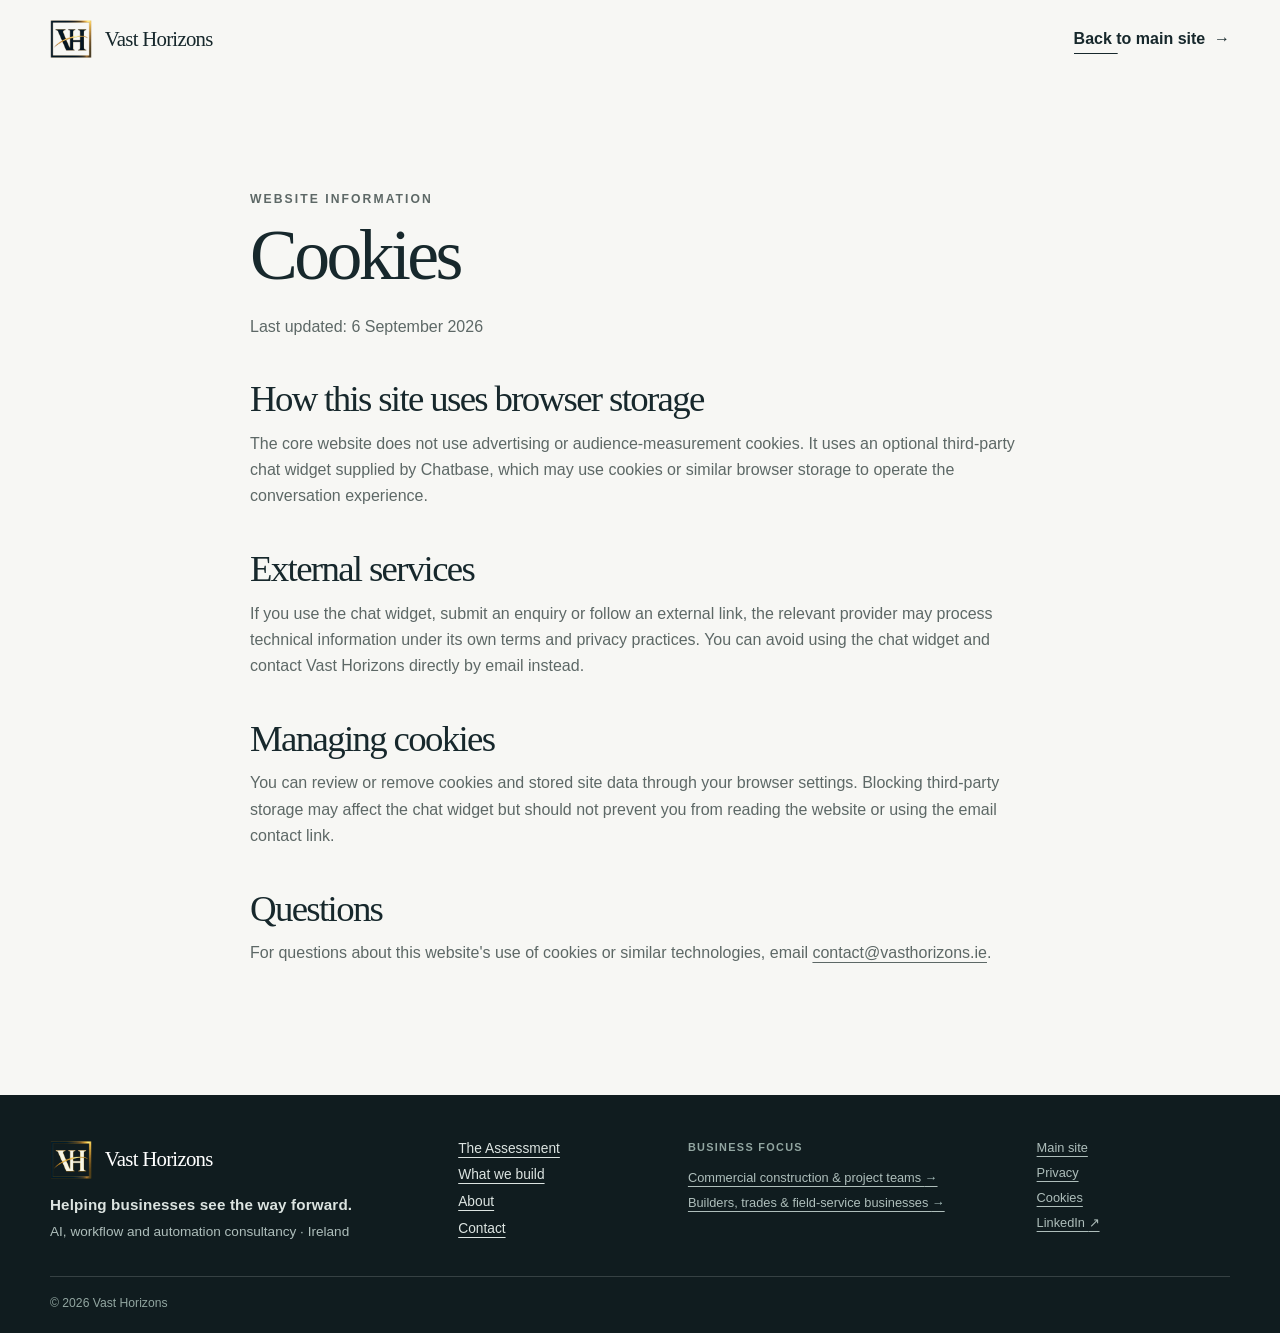
<file: cookies/index.html>
<!doctype html>
<html lang="en-IE">
<head>
  <meta charset="utf-8">
  <meta name="viewport" content="width=device-width, initial-scale=1">
  <title>Cookies | Vast Horizons</title>
  <meta name="description" content="Cookie and site-storage information for the Vast Horizons consultancy website.">
  <link rel="canonical" href="https://vasthorizons.ie/cookies/">
  <meta name="theme-color" content="#102a2c">
  <link rel="icon" href="/assets/images/logo-vh-on-light.png" type="image/png" media="(prefers-color-scheme: light)">
  <link rel="icon" href="/assets/images/logo-vh-on-dark.png" type="image/png" media="(prefers-color-scheme: dark)">
  <link rel="apple-touch-icon" href="/assets/images/logo-vh-on-light.png">
  <link rel="stylesheet" href="/assets/css/styles.css">
</head>
<body>
  <a class="skip-link" href="#main">Skip to main content</a>
  <header class="site-header" data-header><div class="shell nav-wrap"><a class="brand" href="/" aria-label="Vast Horizons, home"><img class="brand-mark" src="/assets/images/logo-vh-on-light.png" alt=""><span class="brand-name" aria-hidden="true">Vast Horizons</span></a><a class="text-link" href="/">Back to main site <span aria-hidden="true">→</span></a></div></header>
  <main class="utility-main" id="main">
    <article class="shell utility-copy">
      <p class="eyebrow">Website information</p>
      <h1>Cookies</h1>
      <p>Last updated: 6 September 2026</p>
      <h2>How this site uses browser storage</h2>
      <p>The core website does not use advertising or audience-measurement cookies. It uses an optional third-party chat widget supplied by Chatbase, which may use cookies or similar browser storage to operate the conversation experience.</p>
      <h2>External services</h2>
      <p>If you use the chat widget, submit an enquiry or follow an external link, the relevant provider may process technical information under its own terms and privacy practices. You can avoid using the chat widget and contact Vast Horizons directly by email instead.</p>
      <h2>Managing cookies</h2>
      <p>You can review or remove cookies and stored site data through your browser settings. Blocking third-party storage may affect the chat widget but should not prevent you from reading the website or using the email contact link.</p>
      <h2>Questions</h2>
      <p>For questions about this website's use of cookies or similar technologies, email <a href="mailto:contact@vasthorizons.ie">contact@vasthorizons.ie</a>.</p>
    </article>
  </main>
  <footer class="site-footer">
    <div class="shell footer-main">
      <div class="footer-identity"><a class="brand footer-brand" href="/" aria-label="Vast Horizons, home"><img class="brand-mark" src="/assets/images/logo-vh-on-dark.png" alt=""><span class="brand-name" aria-hidden="true">Vast Horizons</span></a><p class="footer-statement">Helping businesses see the way forward.</p><p>AI, workflow and automation consultancy · Ireland</p></div>
      <nav class="footer-group footer-primary" aria-label="Main footer navigation"><a href="/#approach">The Assessment</a><a href="/#opportunities">What we build</a><a href="/#about">About</a><a href="mailto:contact@vasthorizons.ie">Contact</a></nav>
      <nav class="footer-group footer-audiences" aria-label="Business Focus"><p class="footer-label">Business Focus</p><a href="/construction/">Commercial construction &amp; project teams <span aria-hidden="true">→</span></a><a href="/trades/">Builders, trades &amp; field-service businesses <span aria-hidden="true">→</span></a></nav>
      <nav class="footer-group footer-utility" aria-label="Utility links"><a href="/">Main site</a><a href="/privacy/">Privacy</a><a href="/cookies/" aria-current="page">Cookies</a><a href="https://www.linkedin.com/company/vasthorizons/" target="_blank" rel="noopener noreferrer">LinkedIn <span aria-hidden="true">↗</span></a></nav>
    </div>
    <div class="shell footer-base"><p>© <span data-year>2026</span> Vast Horizons</p></div>
  </footer>
  <script src="/assets/js/site.js" defer></script>
</body>
</html>
</file>
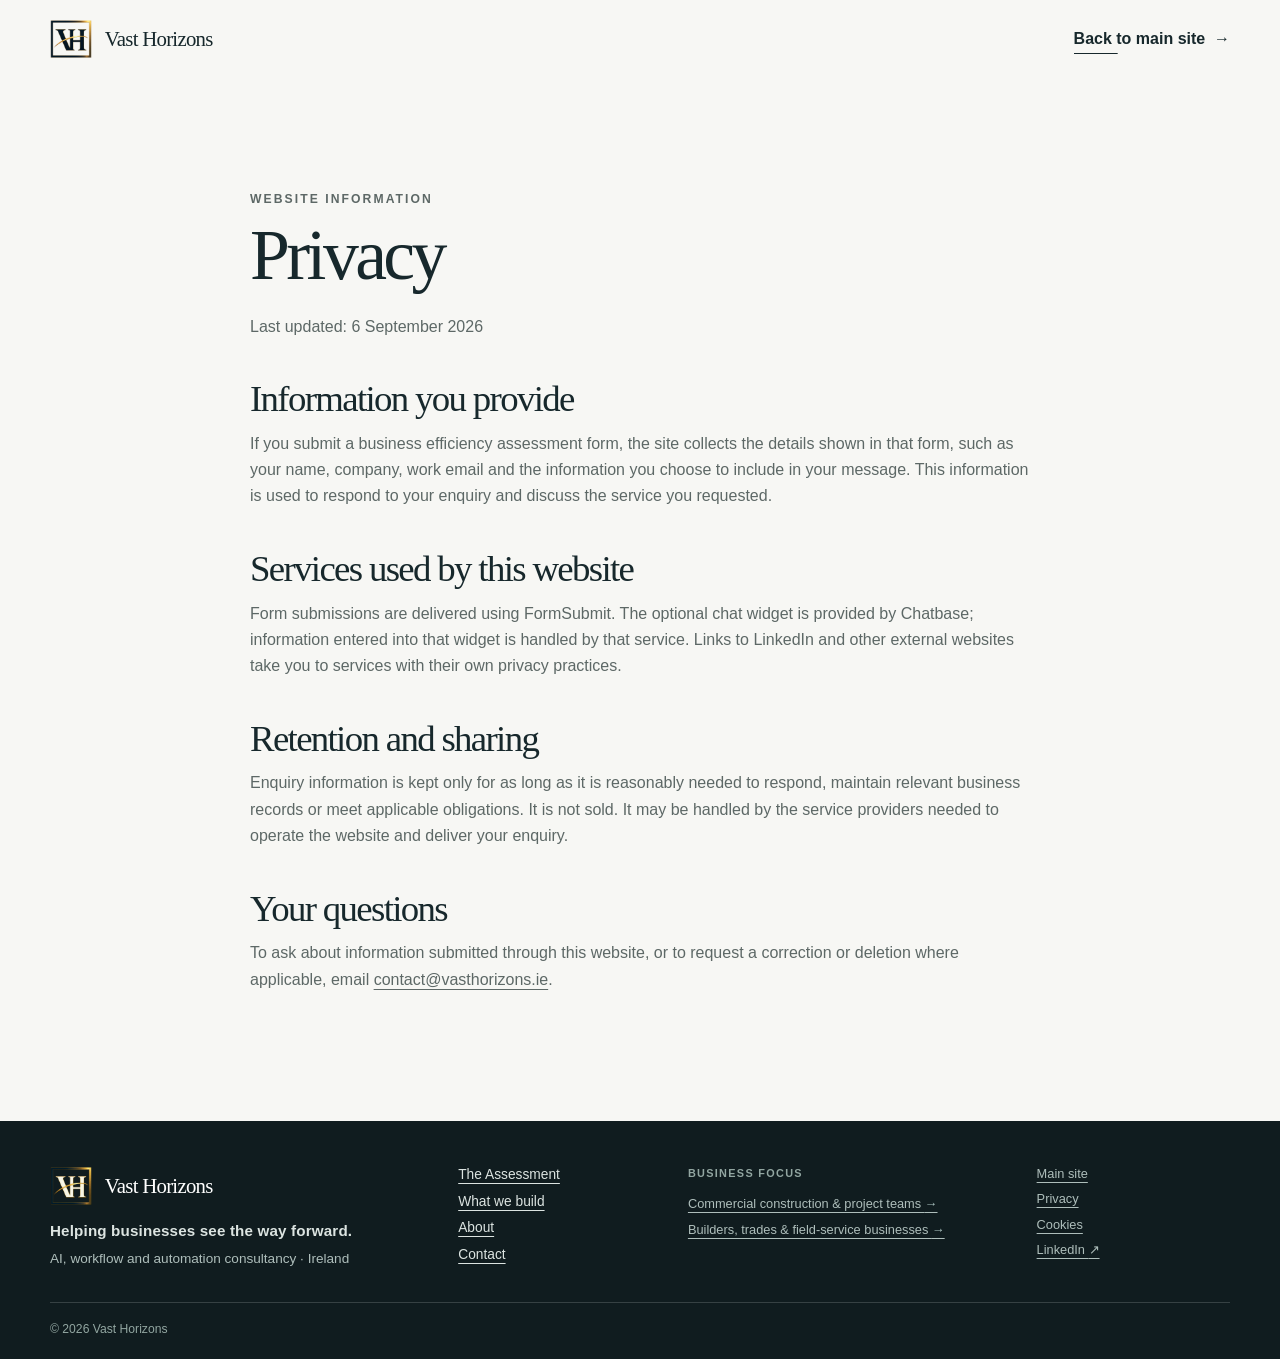
<file: privacy/index.html>
<!doctype html>
<html lang="en-IE">
<head>
  <meta charset="utf-8">
  <meta name="viewport" content="width=device-width, initial-scale=1">
  <title>Privacy | Vast Horizons</title>
  <meta name="description" content="Privacy information for the Vast Horizons consultancy website.">
  <link rel="canonical" href="https://vasthorizons.ie/privacy/">
  <meta name="theme-color" content="#102a2c">
  <link rel="icon" href="/assets/images/logo-vh-on-light.png" type="image/png" media="(prefers-color-scheme: light)">
  <link rel="icon" href="/assets/images/logo-vh-on-dark.png" type="image/png" media="(prefers-color-scheme: dark)">
  <link rel="apple-touch-icon" href="/assets/images/logo-vh-on-light.png">
  <link rel="stylesheet" href="/assets/css/styles.css">
</head>
<body>
  <a class="skip-link" href="#main">Skip to main content</a>
  <header class="site-header" data-header><div class="shell nav-wrap"><a class="brand" href="/" aria-label="Vast Horizons, home"><img class="brand-mark" src="/assets/images/logo-vh-on-light.png" alt=""><span class="brand-name" aria-hidden="true">Vast Horizons</span></a><a class="text-link" href="/">Back to main site <span aria-hidden="true">→</span></a></div></header>
  <main class="utility-main" id="main">
    <article class="shell utility-copy">
      <p class="eyebrow">Website information</p>
      <h1>Privacy</h1>
      <p>Last updated: 6 September 2026</p>
      <h2>Information you provide</h2>
      <p>If you submit a business efficiency assessment form, the site collects the details shown in that form, such as your name, company, work email and the information you choose to include in your message. This information is used to respond to your enquiry and discuss the service you requested.</p>
      <h2>Services used by this website</h2>
      <p>Form submissions are delivered using FormSubmit. The optional chat widget is provided by Chatbase; information entered into that widget is handled by that service. Links to LinkedIn and other external websites take you to services with their own privacy practices.</p>
      <h2>Retention and sharing</h2>
      <p>Enquiry information is kept only for as long as it is reasonably needed to respond, maintain relevant business records or meet applicable obligations. It is not sold. It may be handled by the service providers needed to operate the website and deliver your enquiry.</p>
      <h2>Your questions</h2>
      <p>To ask about information submitted through this website, or to request a correction or deletion where applicable, email <a href="mailto:contact@vasthorizons.ie">contact@vasthorizons.ie</a>.</p>
    </article>
  </main>
  <footer class="site-footer">
    <div class="shell footer-main">
      <div class="footer-identity"><a class="brand footer-brand" href="/" aria-label="Vast Horizons, home"><img class="brand-mark" src="/assets/images/logo-vh-on-dark.png" alt=""><span class="brand-name" aria-hidden="true">Vast Horizons</span></a><p class="footer-statement">Helping businesses see the way forward.</p><p>AI, workflow and automation consultancy · Ireland</p></div>
      <nav class="footer-group footer-primary" aria-label="Main footer navigation"><a href="/#approach">The Assessment</a><a href="/#opportunities">What we build</a><a href="/#about">About</a><a href="mailto:contact@vasthorizons.ie">Contact</a></nav>
      <nav class="footer-group footer-audiences" aria-label="Business Focus"><p class="footer-label">Business Focus</p><a href="/construction/">Commercial construction &amp; project teams <span aria-hidden="true">→</span></a><a href="/trades/">Builders, trades &amp; field-service businesses <span aria-hidden="true">→</span></a></nav>
      <nav class="footer-group footer-utility" aria-label="Utility links"><a href="/">Main site</a><a href="/privacy/" aria-current="page">Privacy</a><a href="/cookies/">Cookies</a><a href="https://www.linkedin.com/company/vasthorizons/" target="_blank" rel="noopener noreferrer">LinkedIn <span aria-hidden="true">↗</span></a></nav>
    </div>
    <div class="shell footer-base"><p>© <span data-year>2026</span> Vast Horizons</p></div>
  </footer>
  <script src="/assets/js/site.js" defer></script>
</body>
</html>
</file>
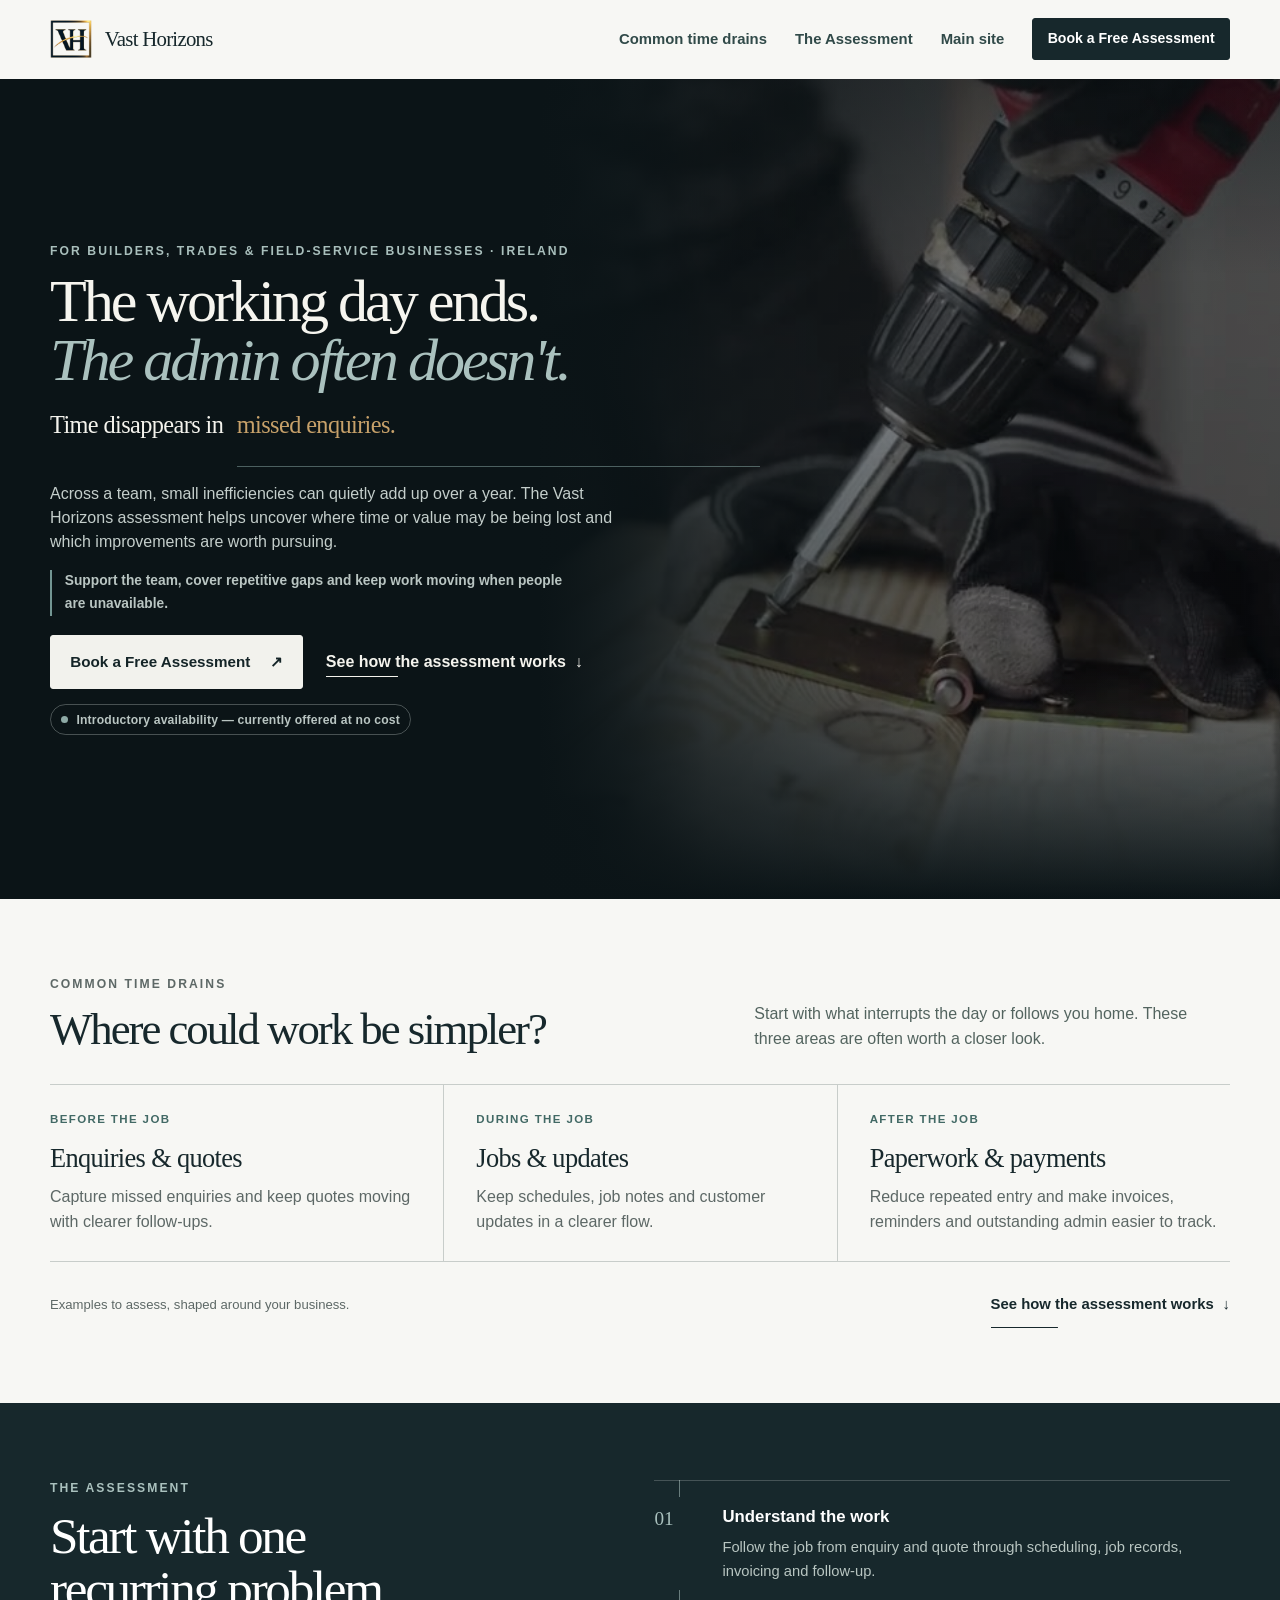
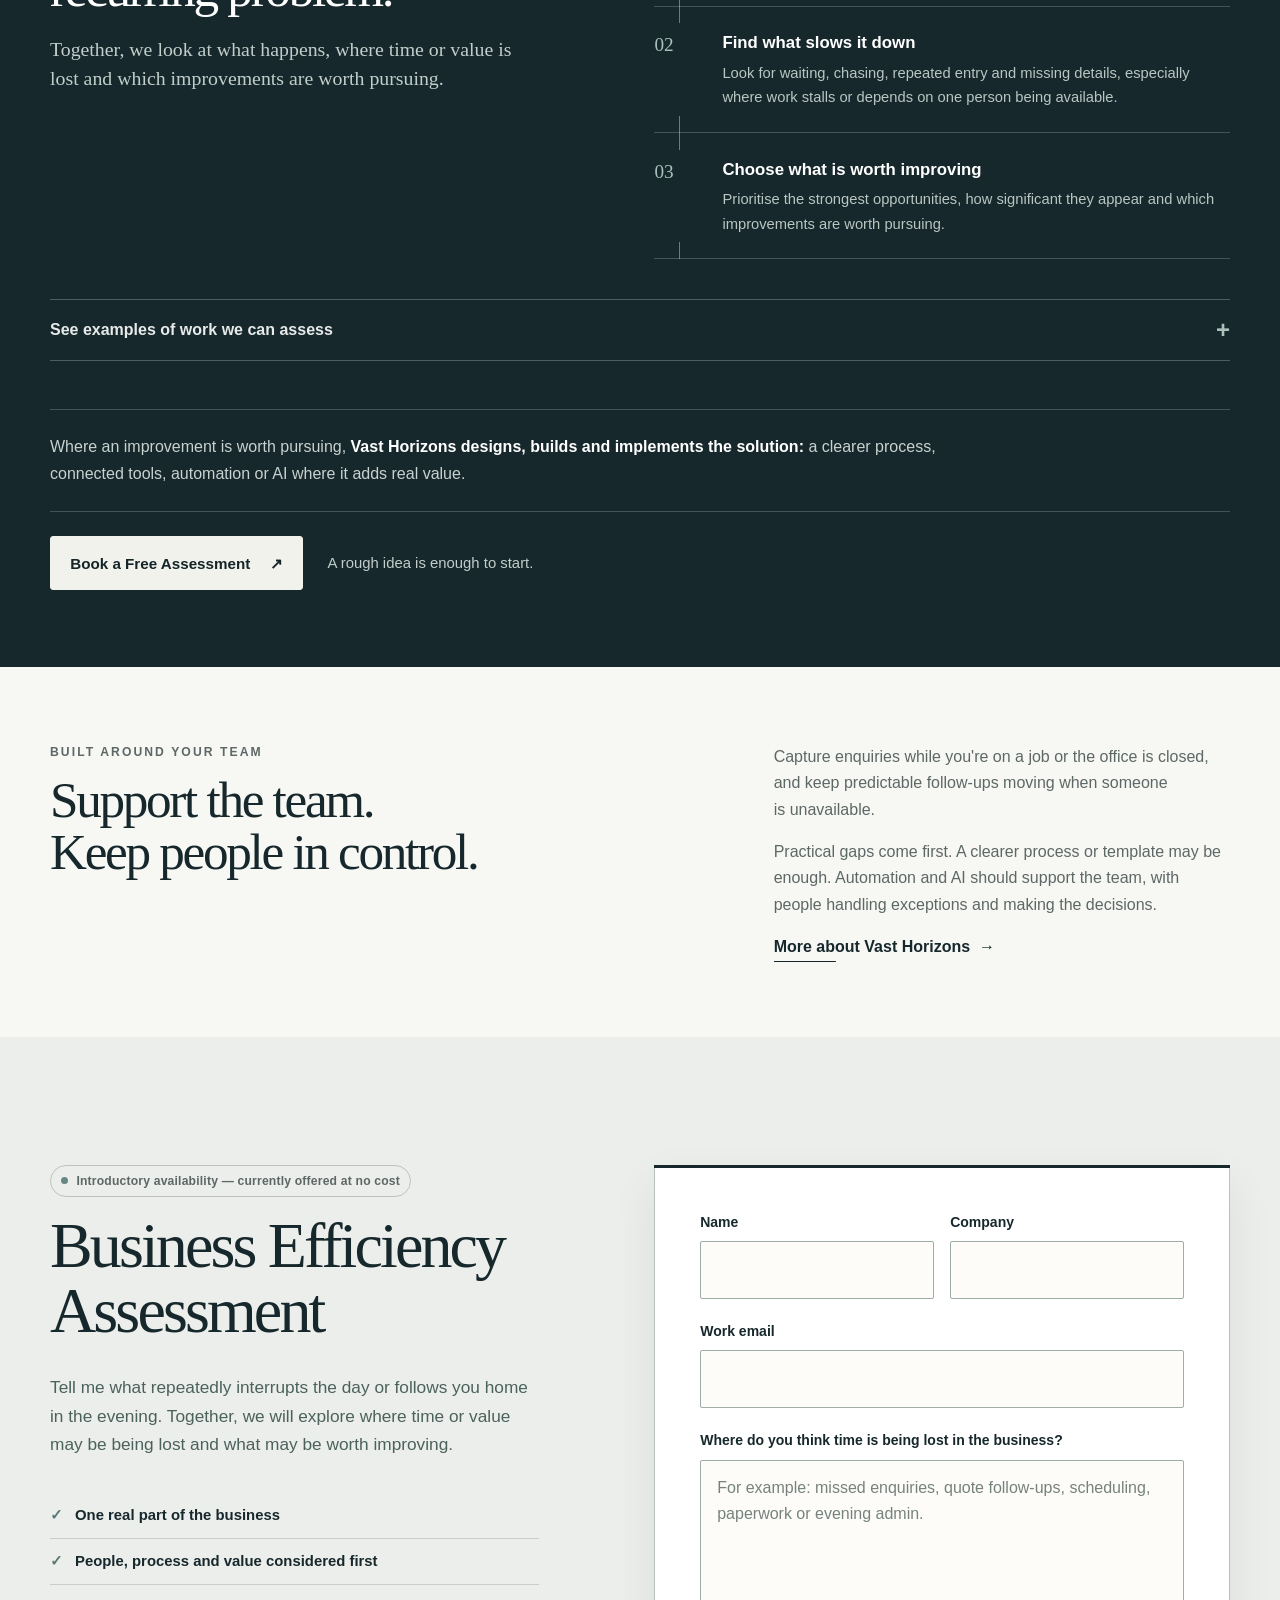
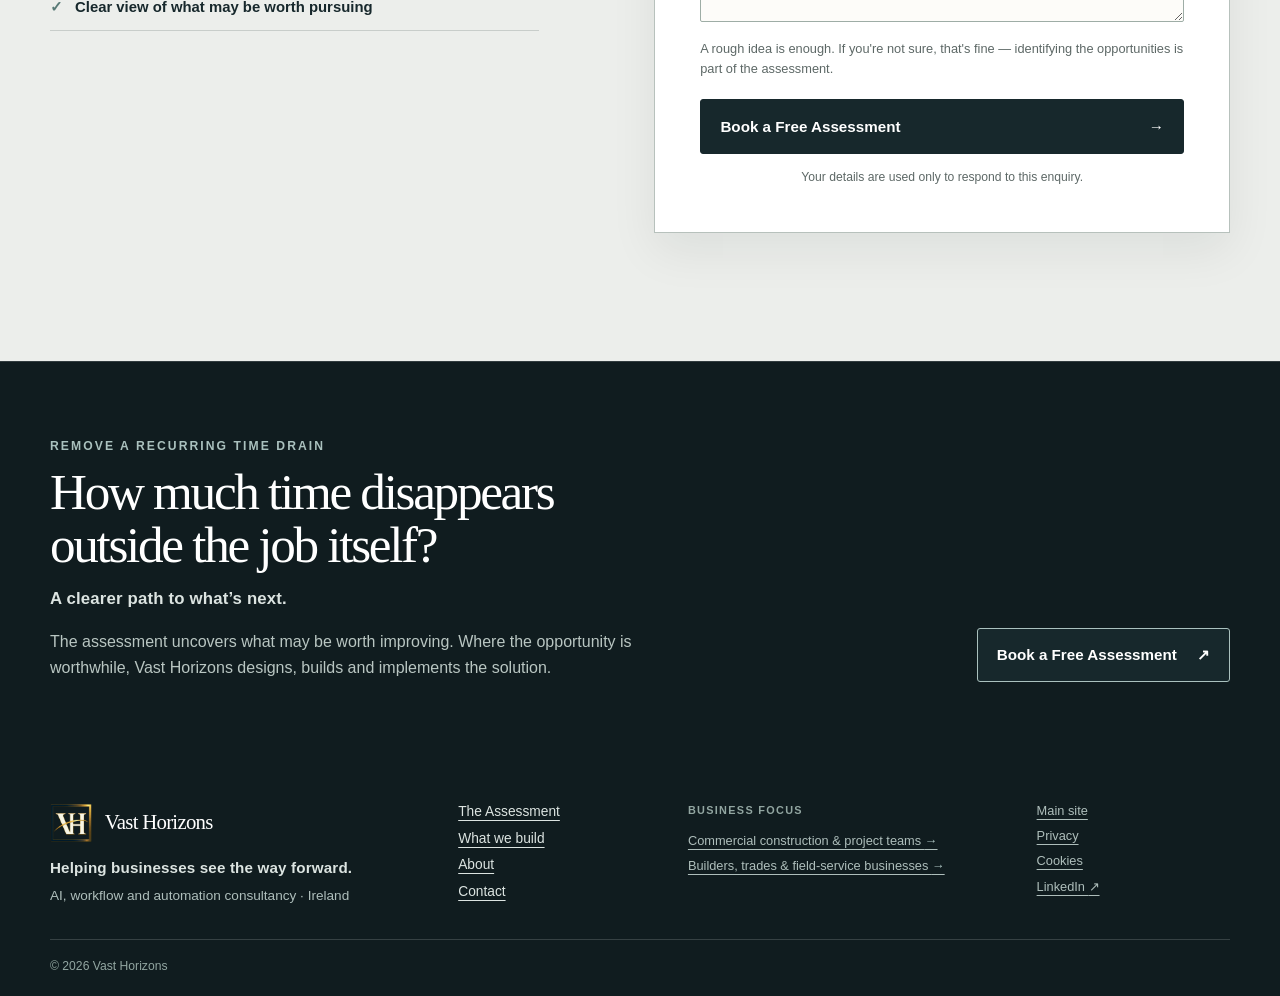
<file: trades/index.html>
<!doctype html>
<html lang="en-IE">
<head>
  <meta charset="utf-8">
  <meta name="viewport" content="width=device-width, initial-scale=1">
  <title>Business Efficiency Assessment for Builders &amp; Trades | Vast Horizons</title>
  <meta name="description" content="A practical business efficiency assessment for builders, trades and field-service businesses in Ireland, followed by solutions designed, built and implemented around worthwhile opportunities.">
  <link rel="canonical" href="https://vasthorizons.ie/trades/">
  <meta property="og:site_name" content="Vast Horizons">
  <meta property="og:title" content="Business efficiency assessment for builders, trades and field-service businesses">
  <meta property="og:description" content="Find the admin around the job that is consuming time, then prioritise the simplest worthwhile improvements.">
  <meta property="og:url" content="https://vasthorizons.ie/trades/">
  <meta property="og:type" content="website">
  <meta name="twitter:card" content="summary">
  <meta name="theme-color" content="#102a2c">
  <link rel="icon" href="/assets/images/logo-vh-on-light.png" type="image/png" media="(prefers-color-scheme: light)">
  <link rel="icon" href="/assets/images/logo-vh-on-dark.png" type="image/png" media="(prefers-color-scheme: dark)">
  <link rel="apple-touch-icon" href="/assets/images/logo-vh-on-light.png">
  <link rel="stylesheet" href="/assets/css/styles.css?v=20260918-trades-video-3">
</head>
<body class="trades-page">
  <a class="skip-link" href="#main">Skip to main content</a>
  <header class="site-header" data-header>
    <div class="shell nav-wrap">
      <a class="brand" href="/" aria-label="Vast Horizons, home"><img class="brand-mark" src="/assets/images/logo-vh-on-light.png" alt=""><span class="brand-name" aria-hidden="true">Vast Horizons</span></a>
      <button class="nav-toggle" type="button" aria-expanded="false" aria-controls="primary-nav" data-nav-toggle><span class="sr-only">Open navigation</span><span></span><span></span></button>
      <nav class="primary-nav" id="primary-nav" aria-label="Primary navigation" data-nav><a href="#drains">Common time drains</a><a href="#audit">The Assessment</a><a href="/">Main site</a><a class="button button-small" href="#book">Book a Free Assessment</a></nav>
    </div>
  </header>

  <main id="main">
    <section class="trades-hero" aria-labelledby="trades-hero-title">
      <div class="trades-hero-main" data-video-hero>
        <div class="trades-hero-media" aria-hidden="true">
          <img class="trades-hero-poster" src="/assets/images/trades-hero-poster.jpg?v=20260918-drill-mix" alt="" fetchpriority="high">
          <video class="trades-hero-video" data-hero-video data-playback-rate="0.9" autoplay muted playsinline poster="/assets/images/trades-hero-poster.jpg?v=20260918-drill-mix" preload="auto" tabindex="-1">
            <source src="/assets/video/trades-mix-hero.mp4?v=20260918-drill-mix" type="video/mp4">
          </video>
          <canvas class="trades-hero-loop-frame" data-hero-loop-frame hidden></canvas>
          <span class="trades-hero-loop-mist" data-hero-loop-mist></span>
          <span class="trades-hero-overlay"></span>
        </div>
        <div class="shell hero-grid">
          <div class="hero-copy">
          <button class="trades-video-play" type="button" data-hero-video-play hidden>Play background video</button>
          <p class="eyebrow">For builders, trades &amp; field-service businesses · Ireland</p>
          <h1 id="trades-hero-title">The working day ends.<br><em>The admin often doesn't.</em></h1>
          <p class="hero-rotation" aria-label="Time disappears in missed enquiries, quote follow-ups, scheduling jobs, customer updates, evening admin, and work everyone accepts as part of the job.">
            <span class="hero-rotation-label" aria-hidden="true">Time disappears in</span>
            <span class="hero-rotation-window" aria-hidden="true"><span data-rotating-phrase data-phrases="missed enquiries.|quote follow-ups.|scheduling jobs.|customer updates.|evening admin.|work everyone accepts as part of the job.">missed enquiries.</span></span>
          </p>
          <p class="hero-lead">Across a team, small inefficiencies can quietly add up over a year. The Vast Horizons assessment helps uncover where time or value may be being lost and which improvements are worth pursuing.</p>
          <p class="technology-note">Support the team, cover repetitive gaps and keep work moving when people are unavailable.</p>
          <div class="hero-actions"><a class="button" href="#book">Book a Free Assessment <span aria-hidden="true">↗</span></a><a class="text-link" href="#audit">See how the assessment works <span aria-hidden="true">↓</span></a></div>
          <p class="availability-badge hero-availability"><span aria-hidden="true"></span> Introductory availability — currently offered at no cost</p>
          </div>
        </div>
      </div>
    </section>

    <section class="section trades-drains" id="drains" aria-labelledby="trades-drains-title">
      <div class="shell split-heading"><div><p class="eyebrow">Common time drains</p><h2 id="trades-drains-title">Where could work be simpler?</h2></div><div class="section-intro"><p>Start with what interrupts the day or follows you home. These three areas are often worth a closer look.</p></div></div>
      <div class="shell trades-drain-grid">
        <article><p class="trades-drain-stage">Before the job</p><h3>Enquiries &amp; quotes</h3><p>Capture missed enquiries and keep quotes moving with clearer follow-ups.</p></article>
        <article><p class="trades-drain-stage">During the job</p><h3>Jobs &amp; updates</h3><p>Keep schedules, job notes and customer updates in a clearer flow.</p></article>
        <article><p class="trades-drain-stage">After the job</p><h3>Paperwork &amp; payments</h3><p>Reduce repeated entry and make invoices, reminders and outstanding admin easier to track.</p></article>
      </div>
      <div class="shell trades-drain-footer"><p>Examples to assess, shaped around your business.</p><a class="text-link" href="#audit">See how the assessment works <span aria-hidden="true">↓</span></a></div>
    </section>

    <section class="section dark-section" id="audit">
      <div class="shell construction-audit-grid">
        <div><p class="eyebrow">The assessment</p><h2>Start with one recurring problem.</h2><p class="large-copy">Together, we look at what happens, where time or value is lost and which improvements are worth pursuing.</p></div>
        <ol class="audit-detail-list">
          <li><span>01</span><div><h3>Understand the work</h3><p>Follow the job from enquiry and quote through scheduling, job records, invoicing and follow-up.</p></div></li>
          <li><span>02</span><div><h3>Find what slows it down</h3><p>Look for waiting, chasing, repeated entry and missing details, especially where work stalls or depends on one person being available.</p></div></li>
          <li><span>03</span><div><h3>Choose what is worth improving</h3><p>Prioritise the strongest opportunities, how significant they appear and which improvements are worth pursuing.</p></div></li>
        </ol>
      </div>
      <details class="shell trades-assessment-examples">
        <summary>See examples of work we can assess</summary>
        <div class="trades-example-grid">
          <div><h3>Enquiries</h3><p>Capture the caller's need, location and preferred response so follow-up reaches the right person.</p></div>
          <div><h3>Quotes</h3><p>Prepare consistent quotes, track what was sent and prompt the next appropriate follow-up.</p></div>
          <div><h3>Scheduling</h3><p>Keep bookings, changes, arrival information and confirmations clearer for the team and customer.</p></div>
          <div><h3>Job records</h3><p>Turn site notes, photos and key details into a structured record that is easy to find later.</p></div>
          <div><h3>Invoices &amp; paperwork</h3><p>Reduce repeated entry, organise supporting documents and make outstanding invoices and paperwork easier to track.</p></div>
          <div><h3>Routine communications</h3><p>Support reminders, confirmations and routine updates while people handle exceptions and decide what happens next.</p></div>
        </div>
        <p class="trades-example-note">These are examples to assess, not completed-client claims. Suitability depends on your business, customers, existing tools and the judgement required.</p>
      </details>
      <div class="shell implementation-statement"><p>Where an improvement is worth pursuing, <strong>Vast Horizons designs, builds and implements the solution:</strong> a clearer process, connected tools, automation or AI where it adds real value.</p></div>
      <div class="shell trades-assessment-action"><a class="button" href="#book">Book a Free Assessment <span aria-hidden="true">↗</span></a><p>A rough idea is enough to start.</p></div>
    </section>

    <section class="section about-compact"><div class="shell about-compact-grid"><div><p class="eyebrow">Built around your team</p><h2>Support the team.<br>Keep people in control.</h2></div><div><p>Capture enquiries while you're on a job or the office is closed, and keep predictable follow-ups moving when someone is unavailable.</p><p>Practical gaps come first. A clearer process or template may be enough. Automation and AI should support the team, with people handling exceptions and making the decisions.</p><a class="text-link" href="/#about">More about Vast Horizons <span aria-hidden="true">→</span></a></div></div></section>

    <section class="section booking-section" id="book">
      <div class="shell booking-grid">
        <div class="booking-copy"><p class="availability-badge"><span aria-hidden="true"></span> Introductory availability — currently offered at no cost</p><h2>Business Efficiency Assessment</h2><p>Tell me what repeatedly interrupts the day or follows you home in the evening. Together, we will explore where time or value may be being lost and what may be worth improving.</p><ul class="check-list"><li>One real part of the business</li><li>People, process and value considered first</li><li>Clear view of what may be worth pursuing</li></ul></div>
        <form class="audit-form" action="https://formsubmit.co/contact@vasthorizons.ie" method="POST">
          <input type="hidden" name="_subject" value="New trades Business Efficiency Assessment request"><input type="hidden" name="_captcha" value="false"><input type="hidden" name="sector" value="Trades / field service">
          <div class="field-row"><div class="field"><label for="name">Name</label><input id="name" name="name" type="text" autocomplete="name" required></div><div class="field"><label for="company">Company</label><input id="company" name="company" type="text" autocomplete="organization" required></div></div>
          <div class="field"><label for="email">Work email</label><input id="email" name="email" type="email" autocomplete="email" required></div>
          <div class="field"><label for="workflow">Where do you think time is being lost in the business?</label><textarea id="workflow" name="workflow" rows="5" placeholder="For example: missed enquiries, quote follow-ups, scheduling, paperwork or evening admin." aria-describedby="workflow-help" required></textarea><p class="field-help" id="workflow-help">A rough idea is enough. If you're not sure, that's fine — identifying the opportunities is part of the assessment.</p></div>
          <button class="button form-submit" type="submit">Book a Free Assessment <span aria-hidden="true">→</span></button><p class="form-note">Your details are used only to respond to this enquiry.</p>
        </form>
      </div>
    </section>
  </main>

  <section class="closing-cta" aria-labelledby="trades-closing-title">
    <div class="shell closing-cta-grid"><div><p class="eyebrow">Remove a recurring time drain</p><h2 id="trades-closing-title">How much time disappears outside the job itself?</h2><p class="closing-brand-line">A clearer path to what’s next.</p><p>The assessment uncovers what may be worth improving. Where the opportunity is worthwhile, Vast Horizons designs, builds and implements the solution.</p></div><a class="button" href="#book">Book a Free Assessment <span aria-hidden="true">↗</span></a></div>
  </section>

  <footer class="site-footer">
    <div class="shell footer-main">
      <div class="footer-identity"><a class="brand footer-brand" href="/" aria-label="Vast Horizons, home"><img class="brand-mark" src="/assets/images/logo-vh-on-dark.png" alt=""><span class="brand-name" aria-hidden="true">Vast Horizons</span></a><p class="footer-statement">Helping businesses see the way forward.</p><p>AI, workflow and automation consultancy · Ireland</p></div>
      <nav class="footer-group footer-primary" aria-label="Main footer navigation"><a href="#audit">The Assessment</a><a href="/#opportunities">What we build</a><a href="/#about">About</a><a href="mailto:contact@vasthorizons.ie">Contact</a></nav>
      <nav class="footer-group footer-audiences" aria-label="Business Focus"><p class="footer-label">Business Focus</p><a href="/construction/">Commercial construction &amp; project teams <span aria-hidden="true">→</span></a><a href="/trades/" aria-current="page">Builders, trades &amp; field-service businesses <span aria-hidden="true">→</span></a></nav>
      <nav class="footer-group footer-utility" aria-label="Utility links"><a href="/">Main site</a><a href="/privacy/">Privacy</a><a href="/cookies/">Cookies</a><a href="https://www.linkedin.com/company/vasthorizons/" target="_blank" rel="noopener noreferrer">LinkedIn <span aria-hidden="true">↗</span></a></nav>
    </div>
    <div class="shell footer-base"><p>© <span data-year>2026</span> Vast Horizons</p></div>
  </footer>
  <script src="/assets/js/site.js?v=20260918-trades-video-3" defer></script>
  <script>(function(){if(!window.chatbase||window.chatbase("getState")!=="initialized"){window.chatbase=(...arguments)=>{if(!window.chatbase.q){window.chatbase.q=[]}window.chatbase.q.push(arguments)};window.chatbase=new Proxy(window.chatbase,{get(target,prop){if(prop==="q"){return target.q}return(...args)=>target(prop,...args)}})}const onLoad=function(){const script=document.createElement("script");script.src="https://www.chatbase.co/embed.min.js";script.id="gBiyeGZamISg8_NqUosKC";script.domain="www.chatbase.co";document.body.appendChild(script)};if(document.readyState==="complete"){onLoad()}else{window.addEventListener("load",onLoad)}})();</script>
</body>
</html>
</file>
<file: assets/css/styles.css>
:root {
  --ink: #17282c;
  --ink-deep: #101c1f;
  --paper: #f7f7f4;
  --white: #ffffff;
  --mist: #eceeeb;
  --line: #c8cdca;
  --accent: #739693;
  --accent-light: #aac1be;
  --muted: #5d6866;
  --serif: Georgia, "Times New Roman", serif;
  --sans: Inter, ui-sans-serif, -apple-system, BlinkMacSystemFont, "Segoe UI", sans-serif;
  --shell: min(1180px, calc(100% - 48px));
  --radius: 3px;
}
* { box-sizing: border-box; }
html { scroll-behavior: smooth; }
body { margin: 0; background: var(--paper); color: var(--ink); font-family: var(--sans); font-size: 1rem; line-height: 1.65; -webkit-font-smoothing: antialiased; }
body.home-page { background: #f6f6f4; }
body.nav-open { overflow: hidden; }
a { color: inherit; }
img { display: block; max-width: 100%; }
button, input, textarea { font: inherit; }
button, a { -webkit-tap-highlight-color: transparent; }
a:focus-visible, button:focus-visible { outline: 3px solid #5f817d; outline-offset: 4px; }
h1, h2, h3, p { margin-top: 0; }
h1, h2, h3 { text-wrap: balance; }
p { text-wrap: pretty; }
.shell { width: var(--shell); margin-inline: auto; }
.sr-only { position: absolute; width: 1px; height: 1px; padding: 0; margin: -1px; overflow: hidden; clip: rect(0, 0, 0, 0); white-space: nowrap; border: 0; }
.skip-link { position: fixed; top: .75rem; left: .75rem; z-index: 2000; padding: .7rem 1rem; background: var(--white); color: var(--ink); transform: translateY(-150%); }
.skip-link:focus { transform: translateY(0); }

.site-header { position: sticky; top: 0; z-index: 1000; background: rgba(247, 247, 244, .94); border-bottom: 1px solid transparent; backdrop-filter: blur(12px); }
.site-header.is-scrolled { border-color: var(--line); }
.nav-wrap { min-height: 78px; display: flex; align-items: center; justify-content: space-between; gap: 2rem; }
.brand { display: inline-flex; align-items: center; gap: .8rem; text-decoration: none; }
.brand-mark { display: block; flex: 0 0 auto; width: 42px; height: 42px; object-fit: contain; }
.brand-name { display: inline-block; font-family: var(--serif); font-size: 1.3rem; font-weight: 400; letter-spacing: -.035em; line-height: 1; white-space: nowrap; }
.primary-nav { display: flex; align-items: center; gap: 1.75rem; }
.primary-nav > a:not(.button) { position: relative; text-decoration: none; color: #314a49; font-size: .93rem; font-weight: 600; }
.primary-nav > a:not(.button)::after { content: ""; position: absolute; left: 0; right: 100%; bottom: -.3rem; height: 1px; background: currentColor; transition: right 180ms ease; }
.primary-nav > a:not(.button):hover::after { right: 0; }
.nav-toggle { display: none; }
.button { display: inline-flex; align-items: center; justify-content: space-between; gap: 1.25rem; min-height: 54px; padding: .85rem 1.2rem; border: 1px solid var(--ink); border-radius: var(--radius); background: var(--ink); color: var(--white); text-decoration: none; font-weight: 700; font-size: .95rem; cursor: pointer; transition: background 200ms ease, border-color 200ms ease, color 200ms ease, transform 200ms cubic-bezier(.22, 1, .36, 1), box-shadow 200ms ease; }
.button span { transition: transform 200ms cubic-bezier(.22, 1, .36, 1); }
.button:hover, .button:focus-visible { border-color: #496e6a; background: var(--paper); color: var(--ink); transform: translateY(-1px); box-shadow: 0 4px 10px rgba(16, 28, 31, .12); }
.button:hover span, .button:focus-visible span { transform: translateX(4px); }
.button:focus-visible { outline: 2px solid var(--accent); outline-offset: 3px; }
.button-small { min-height: 42px; padding: .55rem .9rem; font-size: .88rem; }
.button-outline { background: transparent; color: var(--ink); }
.button-outline:hover { background: var(--ink); color: var(--white); }
.text-link { position: relative; display: inline-flex; align-items: center; gap: .55rem; color: var(--ink); text-decoration: none; font-weight: 700; }
.text-link::after { content: ""; position: absolute; left: 0; right: 0; bottom: -.12rem; height: 1px; background: currentColor; transform: scaleX(.28); transform-origin: left; transition: transform 220ms cubic-bezier(.22, 1, .36, 1); }
.text-link span { transition: transform 180ms ease; }
.text-link:hover::after, .text-link:focus-visible::after { transform: scaleX(1); }
.text-link:hover span, .text-link:focus-visible span { transform: translateX(4px); }
.text-link.light { color: var(--accent-light); }

.hero { min-height: calc(100svh - 78px); display: grid; align-content: start; padding: clamp(3rem, 6.5svh, 4.5rem) 0; overflow: hidden; }
.hero-grid { display: grid; grid-template-columns: minmax(0, 1.34fr) minmax(330px, .66fr); gap: clamp(2.5rem, 5vw, 5rem); align-items: start; }
.eyebrow { margin-bottom: .8rem; color: var(--muted); font-size: .76rem; font-weight: 800; letter-spacing: .17em; line-height: 1.4; text-transform: uppercase; }
h1 { max-width: 780px; margin-bottom: .85rem; font-family: var(--serif); font-size: clamp(3.5rem, 5.6vw, 5.25rem); font-weight: 400; letter-spacing: -.05em; line-height: .96; }
h1 em { color: #426965; font-weight: 400; }
.hero-lead { max-width: 720px; margin-bottom: .65rem; color: #3d504f; font-size: clamp(1.05rem, 1.35vw, 1.18rem); line-height: 1.5; }
.hero-rotation { display: grid; grid-template-columns: max-content minmax(0, 1fr); align-items: start; gap: .3rem .85rem; max-width: 760px; margin: 0 0 .95rem; font-family: var(--serif); font-size: clamp(1.65rem, 2.25vw, 2.1rem); letter-spacing: -.025em; line-height: 1.15; }
.hero-rotation-label { color: var(--ink); }
.hero-rotation-window { display: block; min-width: 0; min-height: 2.3em; overflow: hidden; border-bottom: 1px solid rgba(115, 150, 147, .52); }
.hero-rotation-window [data-rotating-phrase] { display: block; color: #426965; transition: opacity 360ms ease, transform 360ms cubic-bezier(.22, 1, .36, 1); }
.hero-rotation-window [data-rotating-phrase].is-changing { opacity: 0; transform: translateY(-.25em); }
.technology-note { margin: 0 0 1.2rem; padding-left: .8rem; border-left: 2px solid var(--accent); color: var(--muted); font-size: .86rem; font-weight: 650; }
.hero-actions { display: flex; align-items: center; gap: 1.5rem; flex-wrap: wrap; }
.availability-badge { display: inline-flex; align-items: center; gap: .5rem; width: fit-content; margin: 0 0 1rem; padding: .4rem .65rem; border: 1px solid rgba(93, 104, 102, .32); border-radius: 999px; color: var(--muted); font-size: .76rem; font-weight: 750; letter-spacing: .015em; line-height: 1.35; }
.availability-badge span { flex: 0 0 auto; width: 7px; height: 7px; border-radius: 50%; background: #668783; }
.hero-availability { margin-top: .95rem; margin-bottom: 0; }
.home-hero {
  position: relative;
  isolation: isolate;
  min-height: clamp(660px, calc(100svh - 78px), 840px);
  align-content: center;
  padding: clamp(3rem, 6svh, 5rem) 0;
  overflow: hidden;
  background:
    radial-gradient(circle at 78% 42%, rgba(83, 126, 121, .16), transparent 31%),
    #0b1417;
  color: #f5f5f0;
}
.home-hero .hero-grid { position: relative; z-index: 2; display: block; }
.home-hero .hero-copy { position: relative; z-index: 2; width: min(760px, 58vw); }
.home-hero .eyebrow {
  margin-bottom: 1rem;
  color: #a9bfbc;
  opacity: 0;
  animation: hero-copy-enter 720ms cubic-bezier(.22, 1, .36, 1) 80ms forwards;
}
.home-hero .hero-title {
  display: flex;
  flex-wrap: wrap;
  gap: 0 .2em;
  max-width: 760px;
  margin-bottom: 1.35rem;
  color: #f6f5ef;
  font-size: clamp(3.45rem, 5.15vw, 4.9rem);
  line-height: .97;
  text-wrap: unset;
}
.home-hero .hero-title > span {
  display: inline-block;
  opacity: 0;
  transform: translateY(28px);
  animation: hero-word-enter 720ms cubic-bezier(.22, 1, .36, 1) calc(140ms + var(--word-index) * 55ms) forwards;
}
.home-hero .hero-rotation {
  max-width: 710px;
  margin-bottom: 1.4rem;
  color: #f4f3ed;
  opacity: 0;
  animation: hero-copy-enter 720ms cubic-bezier(.22, 1, .36, 1) 860ms forwards;
}
.home-hero .hero-rotation-label { color: #f4f3ed; }
.home-hero .hero-rotation-window {
  min-height: 2.3em;
  border-bottom-color: rgba(147, 179, 175, .48);
}
.home-hero .hero-rotation-window [data-rotating-phrase] { color: #c7a16a; }
.home-hero .hero-lead {
  max-width: 650px;
  margin-bottom: 1.55rem;
  color: #c4cecb;
  font-size: clamp(1.02rem, 1.25vw, 1.16rem);
  opacity: 0;
  animation: hero-copy-enter 720ms cubic-bezier(.22, 1, .36, 1) 980ms forwards;
}
.home-hero .hero-actions {
  gap: 1.6rem;
  opacity: 0;
  animation: hero-copy-enter 720ms cubic-bezier(.22, 1, .36, 1) 1080ms forwards;
}
.home-hero .button {
  border-color: #f2f2ed;
  background: #f2f2ed;
  color: #142427;
}
.home-hero .button:hover,
.home-hero .button:focus-visible,
.home-hero .button:active {
  border-color: #f4f2eb;
  background: #C7A16A;
  color: #142427;
  box-shadow: 0 5px 18px rgba(199, 161, 106, .22);
}
.home-hero .text-link { color: #f4f3ed; }
.home-hero .hero-availability {
  margin-top: 1.05rem;
  margin-bottom: 0;
  border-color: rgba(213, 222, 219, .3);
  color: #b9c5c2;
  font-weight: 650;
  opacity: 0;
  animation: hero-copy-enter 720ms cubic-bezier(.22, 1, .36, 1) 1180ms forwards;
}
.home-hero .hero-availability span { background: #8eaaa6; }

.hero-media {
  position: absolute;
  z-index: 0;
  inset: 0;
  overflow: hidden;
  pointer-events: none;
  background:
    radial-gradient(circle at 63% 48%, rgba(159, 180, 176, .14), transparent 27%),
    radial-gradient(circle at 63% 48%, #283235 0%, #111b1e 48%, #0b1417 78%);
}
.hero-media-video {
  position: absolute;
  inset: -5% -3% auto auto;
  width: 76%;
  height: 110%;
  object-fit: cover;
  object-position: 52% center;
  opacity: 0;
  filter: saturate(.72) contrast(1.08) brightness(.72);
  transform: scale(1.035);
  transition: opacity 1100ms cubic-bezier(.22, 1, .36, 1);
}
.hero-media-video.is-ready { opacity: .78; }
.hero-media-vignette {
  position: absolute;
  inset: 0;
  background:
    linear-gradient(90deg, #0b1417 0%, rgba(11, 20, 23, .98) 15%, rgba(11, 20, 23, .8) 36%, rgba(11, 20, 23, .2) 63%, rgba(11, 20, 23, .16) 100%),
    linear-gradient(180deg, rgba(11, 20, 23, .42), transparent 24%, transparent 72%, rgba(11, 20, 23, .72));
}
.hero-media-vignette::after {
  content: "";
  position: absolute;
  inset: 0;
  background: radial-gradient(circle at 64% 48%, transparent 0 29%, rgba(11, 20, 23, .08) 50%, rgba(11, 20, 23, .38) 100%);
}

@keyframes hero-word-enter {
  from { opacity: 0; transform: translateY(28px); }
  to { opacity: 1; transform: translateY(0); }
}
@keyframes hero-copy-enter {
  from { opacity: 0; transform: translateY(22px); }
  to { opacity: 1; transform: translateY(0); }
}

.audit-card, .project-card { position: relative; padding: clamp(2rem, 4vw, 3.4rem); border: 1px solid transparent; background: var(--ink); color: var(--white); border-radius: var(--radius); box-shadow: 22px 22px 0 var(--mist); transition: transform 220ms cubic-bezier(.22, 1, .36, 1), border-color 220ms ease, box-shadow 220ms ease; }
.audit-card:hover, .project-card:hover { transform: translateY(-2px); border-color: rgba(170, 193, 190, .72); box-shadow: 24px 24px 0 var(--mist); }
.hero .audit-card { padding: clamp(1.75rem, 2.5vw, 2.35rem); box-shadow: 18px 18px 0 var(--mist); }
.audit-card::before { content: ""; position: absolute; top: 0; left: 0; width: 90px; height: 5px; background: var(--accent); }
.card-kicker { color: var(--accent-light); font-size: .77rem; font-weight: 800; letter-spacing: .17em; text-transform: uppercase; }
.audit-flow { margin: 1.25rem 0 1.4rem; padding: 0; list-style: none; }
.audit-flow li { display: grid; grid-template-columns: 36px 1fr; column-gap: .8rem; padding: .8rem 0; border-top: 1px solid rgba(255, 255, 255, .18); }
.audit-flow li:last-child { border-bottom: 1px solid rgba(255, 255, 255, .18); }
.audit-flow span { grid-row: 1 / 3; color: var(--accent-light); font-family: var(--serif); font-size: 1.15rem; }
.audit-flow strong { line-height: 1.35; }
.audit-flow small { color: #b9c6c2; font-size: .8rem; line-height: 1.35; }
.audit-card blockquote { margin: 0; font-family: var(--serif); font-size: clamp(1.2rem, 1.8vw, 1.55rem); line-height: 1.2; }

.trust-strip { border-block: 1px solid rgba(255,255,255,.14); background: var(--ink-deep); color: var(--white); }
.trust-grid { display: grid; grid-template-columns: repeat(4, 1fr); }
.trust-grid.three { grid-template-columns: repeat(3, 1fr); }
.trust-grid p { margin: 0; padding: 1.2rem 1rem; border-right: 1px solid rgba(255,255,255,.16); color: #dce4e1; font-size: .82rem; font-weight: 700; }
.trust-grid p:first-child { padding-left: 0; }
.trust-grid p:last-child { border-right: 0; }
.trust-grid span { margin-right: .55rem; color: var(--accent-light); font-family: var(--serif); }

.section { padding: clamp(5rem, 10vw, 9rem) 0; }
.split-heading { display: grid; grid-template-columns: 1.05fr .75fr; gap: 8vw; align-items: end; margin-bottom: clamp(3rem, 6vw, 5.5rem); }
h2 { margin-bottom: 0; font-family: var(--serif); font-size: clamp(2.35rem, 5vw, 4.7rem); font-weight: 400; letter-spacing: -.045em; line-height: 1.03; }
.section-intro { color: #53645f; font-size: 1.1rem; }
.section-intro p { margin-bottom: 0; }
.problem-grid { display: grid; grid-template-columns: repeat(3, 1fr); border-top: 1px solid var(--line); }
.problem-grid article { padding: 2.2rem 2rem 0 0; }
.problem-grid article + article { padding-left: 2rem; border-left: 1px solid var(--line); }
.line-icon { display: inline-block; margin-bottom: 3.5rem; font-size: 1.6rem; }
.problem-grid h3, .service-grid h3, .opportunity-grid h3 { font-family: var(--serif); font-size: 1.65rem; font-weight: 400; line-height: 1.2; }
.problem-grid p, .service-grid > article > p, .opportunity-grid p { color: var(--muted); }
.home-page .problems { background: #f6f6f4; }

.dark-section { background: var(--ink); color: var(--white); }
.home-page #approach { background: #17282c; }
.on-dark .eyebrow, .dark-section .eyebrow { color: var(--accent-light); }
.on-dark .section-intro { color: #bac6c2; }
.process-grid { position: relative; display: grid; grid-template-columns: repeat(3, 1fr); margin: 0; padding: 0; list-style: none; }
.process-grid::before { content: ""; position: absolute; inset: 0 0 auto; height: 1px; background: rgba(255,255,255,.34); transform-origin: left; }
.process-grid li { position: relative; padding: 2.3rem 2rem 1rem 0; }
.process-grid li + li { padding-left: 2rem; border-left: 1px solid rgba(255,255,255,.2); }
.process-grid span { display: block; margin-bottom: 4.5rem; color: var(--accent-light); font-family: var(--serif); font-size: 1.2rem; }
.process-grid h3 { margin-bottom: .7rem; font-size: 1.08rem; }
.process-grid p { margin-bottom: 0; color: #b9c6c2; font-size: .93rem; }
.principle-callout { display: flex; justify-content: space-between; align-items: center; gap: 3rem; margin-top: 4rem; padding: 1.6rem 0; border-block: 1px solid rgba(255,255,255,.2); }
.principle-callout p { max-width: 750px; margin: 0; color: #dce3df; }
.principle-callout strong { color: var(--white); }
.assessment-outcome { display: grid; grid-template-columns: minmax(0, .86fr) minmax(440px, 1.14fr); gap: clamp(2.5rem, 7vw, 6rem); margin-top: 4rem; padding-top: 3rem; border-top: 1px solid rgba(255,255,255,.2); align-items: start; }
.assessment-outcome-copy > p:not(.card-kicker):not(.large-copy) { color: #b9c6c2; }
.assessment-outcome-copy strong { color: var(--white); }
.opportunity-map { position: relative; padding-left: 1.8rem; }
.map-grid { display: grid; grid-template-columns: 1fr 1fr; border-top: 1px solid rgba(255,255,255,.25); border-left: 1px solid rgba(255,255,255,.25); }
.map-cell { position: relative; min-height: 165px; padding: 1.15rem; border-right: 1px solid rgba(255,255,255,.25); border-bottom: 1px solid rgba(255,255,255,.25); transition: transform 220ms cubic-bezier(.22, 1, .36, 1), background 220ms ease, border-color 220ms ease; }
.map-cell::after { content: ""; position: absolute; top: 1.2rem; right: 1.2rem; width: 7px; height: 7px; border-radius: 50%; background: var(--accent-light); opacity: .55; transition: transform 220ms ease, opacity 220ms ease; }
.map-cell:hover { z-index: 1; transform: translateY(-2px); background: rgba(255,255,255,.09); border-color: var(--accent-light); }
.map-cell:hover::after { transform: scale(1.55); opacity: 1; }
.map-cell span { display: block; margin-bottom: 1.8rem; color: var(--accent-light); font-family: var(--serif); }
.map-cell h3 { max-width: 190px; margin-bottom: .45rem; font-family: var(--serif); font-size: 1.35rem; font-weight: 400; line-height: 1.15; }
.map-cell p { margin: 0; color: #b9c6c2; font-size: .78rem; line-height: 1.45; }
.map-quick { background: rgba(115, 150, 147, .16); }
.map-strategic { background: rgba(255,255,255,.06); }
.map-axis { margin: 0; color: var(--accent-light); font-size: .68rem; font-weight: 800; letter-spacing: .12em; text-transform: uppercase; }
.map-axis-impact { position: absolute; left: 0; top: 0; writing-mode: vertical-rl; transform: rotate(180deg); }
.map-axis-impact::before { content: "↑ "; }
.map-axis-effort { padding-top: .7rem; text-align: right; }
.map-axis-effort::after { content: "  →"; }
.implementation-statement { margin-top: 3rem; padding: 1.5rem 0; border-block: 1px solid rgba(255,255,255,.2); }
.implementation-statement p { max-width: 960px; margin: 0; color: #c8d2cf; }
.implementation-statement strong { color: var(--white); }

.what-i-build {
  position: relative;
  overflow: hidden;
  padding-block: clamp(5rem, 8vw, 7rem);
  background: #f6f6f4;
}
.what-i-build .split-heading { margin-bottom: clamp(3rem, 5vw, 4.5rem); }
.what-i-build .split-heading h2 { max-width: 720px; }
.what-i-build .section-intro { max-width: 520px; color: #4b5a58; }
.service-grid { display: grid; grid-template-columns: repeat(3, minmax(0, 1fr)); gap: clamp(.8rem, 1.45vw, 1.35rem); }
.service-grid article {
  position: relative;
  isolation: isolate;
  display: flex;
  flex-direction: column;
  min-height: 520px;
  padding: clamp(1.65rem, 2.35vw, 2rem);
  overflow: hidden;
  border: 1px solid rgba(255, 255, 255, .74);
  border-radius: 8px;
  background:
    linear-gradient(180deg, rgba(255, 255, 255, .06) 0%, rgba(246, 246, 244, .24) 39%, rgba(246, 246, 244, .88) 61%, rgba(246, 246, 244, .98) 100%),
    radial-gradient(ellipse 105% 55% at 104% -4%, rgba(255, 255, 255, .94) 0%, rgba(255, 255, 255, .2) 53%, transparent 75%),
    linear-gradient(118deg, #9ba4a3 0%, #e8ebea 13%, #aab3b2 25%, #fafbfa 39%, #858f8e 50%, #e7eae9 64%, #aeb6b5 78%, #f4f5f4 100%);
  box-shadow: 0 20px 44px rgba(16, 28, 31, .12), inset 0 1px 0 rgba(255, 255, 255, .9), inset 1px 0 0 rgba(255, 255, 255, .38);
  transition: transform 280ms cubic-bezier(.22, 1, .36, 1), border-color 240ms ease, box-shadow 280ms ease;
}
.service-grid article:nth-child(2) {
  background:
    linear-gradient(180deg, rgba(255, 255, 255, .04) 0%, rgba(246, 246, 244, .22) 38%, rgba(246, 246, 244, .88) 61%, rgba(246, 246, 244, .98) 100%),
    radial-gradient(ellipse 95% 48% at -4% 4%, rgba(255, 255, 255, .96) 0%, rgba(255, 255, 255, .2) 56%, transparent 76%),
    linear-gradient(132deg, #a3acab 0%, #f2f4f3 16%, #909a99 30%, #e5e9e7 44%, #b3bbba 57%, #fbfbfa 72%, #9da6a5 87%, #e8ebea 100%);
}
.service-grid article:nth-child(3) {
  background:
    linear-gradient(180deg, rgba(255, 255, 255, .06) 0%, rgba(246, 246, 244, .24) 39%, rgba(246, 246, 244, .88) 61%, rgba(246, 246, 244, .98) 100%),
    radial-gradient(ellipse 86% 52% at 56% -8%, rgba(255, 255, 255, .98) 0%, rgba(255, 255, 255, .18) 58%, transparent 78%),
    linear-gradient(108deg, #899493 0%, #e9edeb 15%, #a2acab 28%, #f9faf9 43%, #929c9b 57%, #dce1df 72%, #abb3b2 84%, #f5f6f5 100%);
}
.service-grid article::before {
  content: "";
  position: absolute;
  z-index: 1;
  inset: -24% auto -18% -42%;
  width: 42%;
  pointer-events: none;
  background: linear-gradient(105deg, transparent 0%, rgba(255, 255, 255, .08) 25%, rgba(255, 255, 255, .78) 49%, rgba(255, 255, 255, .1) 71%, transparent 100%);
  filter: blur(2px);
  opacity: .56;
  transform: skewX(-13deg);
  transition: transform 1100ms cubic-bezier(.16, 1, .3, 1), opacity 1100ms ease;
}
.service-grid article::after {
  content: "";
  position: absolute;
  z-index: 1;
  inset: 0;
  pointer-events: none;
  border-radius: inherit;
  background: linear-gradient(112deg, rgba(255, 255, 255, .38), transparent 24%, rgba(255, 255, 255, .1) 54%, transparent 78%);
  mix-blend-mode: screen;
  opacity: .48;
}
.service-grid article > * { position: relative; z-index: 2; }
.service-grid article:hover { transform: translateY(-4px) scale(1.004); border-color: rgba(115, 150, 147, .72); box-shadow: 0 26px 52px rgba(16, 28, 31, .16), inset 0 1px 0 rgba(255, 255, 255, .94); }
.service-number {
  display: flex;
  align-items: flex-start;
  justify-content: space-between;
  gap: 1rem;
  margin: 0 0 clamp(4.5rem, 7vw, 6rem);
}
.service-index { color: #203639; font-family: var(--serif); font-size: clamp(3.2rem, 4.5vw, 4.35rem); font-weight: 400; letter-spacing: -.06em; line-height: .82; }
.service-category { max-width: 140px; padding-top: .15rem; color: #365c59; font-size: .7rem; font-weight: 800; letter-spacing: .14em; line-height: 1.4; text-align: right; text-transform: uppercase; }
.service-grid h3 { max-width: 300px; margin-bottom: .8rem; color: #17282c; font-size: clamp(1.85rem, 2.25vw, 2.2rem); letter-spacing: -.035em; line-height: 1.06; }
.service-grid .service-description { max-width: 310px; margin-bottom: 1.4rem; color: #405350; font-size: .95rem; line-height: 1.5; }
.service-grid ul { margin: auto 0 0; padding: 1rem 0 0; border-top: 1px solid rgba(23, 40, 44, .24); list-style: none; }
.service-grid li { padding: .34rem 0; color: #2f4442; font-size: .84rem; font-weight: 650; line-height: 1.35; }
.service-grid li::before { content: "+"; margin-right: .62rem; color: #426965; }
.examples-note { margin-top: 1.25rem; color: var(--muted); font-size: .8rem; }
.examples-note strong { color: var(--ink); }
.delivery-note { margin-top: 1.6rem; padding: 1.15rem 1.35rem; border-left: 3px solid var(--accent); background: #eceeeb; color: #435451; }
.delivery-note strong { color: var(--ink); }

.about-section { border-top: 1px solid var(--line); }
.home-page .about-section { border-color: rgba(174, 181, 183, .34); background: #101c1f; color: #f6f6f4; }
.home-page .about-section .eyebrow { color: #aac1be; }
.home-page .about-section .large-copy { color: #e7eae9; }
.home-page .about-section .about-copy > p:not(.eyebrow):not(.large-copy):not(.about-principle) { color: #bac6c2; }
.home-page .about-section .about-copy .about-principle { border-left-color: #aeb5b7; color: #f3f5f4; }
.home-page .about-section .text-link { color: #e7eae9; }
.about-grid { display: grid; grid-template-columns: .92fr 1fr; gap: clamp(3rem, 9vw, 8rem); align-items: start; }
.about-heading { max-width: 580px; }
.about-copy h2 { margin-bottom: 2rem; }
.large-copy { font-family: var(--serif); font-size: clamp(1.35rem, 2.3vw, 1.75rem); line-height: 1.45; }
.about-copy > p:not(.eyebrow):not(.large-copy):not(.about-principle) { color: var(--muted); }
.about-copy .availability-note, .about-copy .about-principle { margin-top: 1.8rem; padding: 1rem 0 1rem 1.2rem; border-left: 2px solid var(--accent); color: var(--ink); font-weight: 700; }
.about-links { display: flex; gap: 1.75rem; margin-top: 2rem; flex-wrap: wrap; }

.booking-section { background: var(--mist); }
.home-page .booking-section { border-top: 1px solid rgba(89, 97, 100, .18); background: #f6f6f4; }
.booking-grid { display: grid; grid-template-columns: .85fr 1fr; gap: clamp(3rem, 9vw, 8rem); align-items: start; }
.booking-copy h2 { margin-bottom: 1.8rem; }
.booking-copy > p:not(.eyebrow):not(.availability-badge) { color: #4b625c; font-size: 1.08rem; }
.check-list { margin: 2.1rem 0 0; padding: 0; list-style: none; }
.check-list li { padding: .65rem 0; border-bottom: 1px solid var(--line); font-size: .93rem; font-weight: 700; }
.check-list li::before { content: "✓"; margin-right: .75rem; color: #587a76; }
.audit-form { position: relative; padding: clamp(1.75rem, 4vw, 2.8rem); border: 1px solid #b7c1bc; background: var(--white); box-shadow: 0 18px 45px rgba(16, 28, 31, .07); }
.audit-form::before { content: ""; position: absolute; inset: -1px -1px auto; height: 3px; background: var(--ink); }
.field-row { display: grid; grid-template-columns: 1fr 1fr; gap: 1rem; }
.field { margin-bottom: 1.35rem; }
.field label { display: block; margin-bottom: .45rem; font-size: .875rem; font-weight: 800; }
.field input, .field textarea { width: 100%; padding: .9rem 1rem; border: 1px solid #9eada6; border-radius: 2px; background: #fdfcf9; color: var(--ink); transition: background 180ms ease, border-color 180ms ease, box-shadow 180ms ease; }
.field input { min-height: 50px; }
.field textarea { min-height: 138px; resize: vertical; }
.field input:hover, .field textarea:hover { border-color: #738a83; }
.field input:focus, .field textarea:focus { outline: 2px solid rgba(73, 110, 106, .72); outline-offset: 1px; border-color: var(--ink); background: #fff; box-shadow: none; }
.field textarea::placeholder { color: #76827e; }
.field-help { margin: .55rem 0 0; color: var(--muted); font-size: .8rem; line-height: 1.5; }
.form-submit { width: 100%; }
.form-note { margin: .85rem 0 0; color: var(--muted); font-size: .76rem; text-align: center; }

.closing-cta { padding: clamp(3.25rem, 6vw, 4.75rem) 0; border-top: 1px solid rgba(255,255,255,.14); background: var(--ink-deep); color: var(--white); }
.home-page .closing-cta { background: #101c1f; }
.closing-cta-grid { display: grid; grid-template-columns: minmax(0, 1fr) auto; gap: clamp(2.5rem, 7vw, 6rem); align-items: end; }
.closing-cta .eyebrow { margin-bottom: .7rem; }
.closing-cta h2 { max-width: 760px; font-size: clamp(2.25rem, 4vw, 3.65rem); }
.closing-cta .eyebrow { color: var(--accent-light); }
.closing-cta p:not(.eyebrow) { max-width: 650px; margin: 1rem 0 0; color: #b9c6c2; }
.closing-cta p.closing-brand-line { margin-top: .85rem; color: #dce4e1; font-size: 1.05rem; font-weight: 600; letter-spacing: .01em; }
.closing-cta .button { white-space: nowrap; }
.closing-cta .button { border-color: var(--accent-light); background: var(--ink); color: var(--white); }
.closing-cta .button:hover, .closing-cta .button:focus-visible { border-color: var(--accent-light); background: var(--paper); color: var(--ink-deep); box-shadow: 0 4px 10px rgba(16, 28, 31, .12); }
.closing-cta .button:focus-visible { outline-color: var(--accent-light); }

.site-footer { padding: 2.75rem 0 1.25rem; background: #101c1f; color: var(--white); }
.footer-main { display: grid; grid-template-columns: minmax(220px, 1.2fr) .6fr minmax(225px, 1fr) .65fr; gap: clamp(1.5rem, 4vw, 3.5rem); align-items: start; }
.footer-brand { margin-bottom: .7rem; }
.footer-identity p { max-width: 420px; margin: 0; color: #aebebb; font-size: .85rem; }
.footer-identity p.footer-statement { margin-bottom: .28rem; color: #dce4e1; font-size: .95rem; font-weight: 600; letter-spacing: .01em; }
.footer-group { display: grid; align-content: start; gap: .42rem; }
.footer-group a { color: #dce4e1; font-size: .86rem; line-height: 1.45; text-underline-offset: .25rem; }
.footer-label { margin: 0 0 .35rem; color: #92a6a1; font-size: .68rem; font-weight: 800; letter-spacing: .12em; text-transform: uppercase; }
.footer-audiences a, .footer-utility a { color: #aebebb; font-size: .8rem; }
.footer-audiences a span { color: var(--accent-light); }
.footer-base { margin-top: 2rem; padding-top: 1rem; border-top: 1px solid rgba(255,255,255,.16); }
.footer-base p { margin: 0; color: #92a6a1; font-size: .76rem; }

.targeted-hero h1 { max-width: 760px; font-size: clamp(3.25rem, 4.7vw, 4.65rem); }
.targeted-hero .hero-rotation { max-width: 760px; font-size: clamp(1.5rem, 1.9vw, 1.85rem); }
.targeted-hero .hero-rotation-window { min-height: 2.3em; }
.project-card { padding: 0; overflow: hidden; box-shadow: 22px 22px 0 var(--accent); }
.project-card:hover { box-shadow: 24px 24px 0 var(--accent); }
.project-card-head { display: flex; justify-content: space-between; gap: 1rem; padding: 1.25rem 1.5rem; border-bottom: 1px solid rgba(255,255,255,.17); }
.project-card-head p { margin: 0; font-weight: 800; }
.project-card-head span { color: var(--accent-light); font-size: .75rem; font-weight: 800; letter-spacing: .12em; text-transform: uppercase; }
.project-flow { padding: 1rem 1.5rem; }
.project-flow > div { display: grid; grid-template-columns: 45px 1fr; padding: 1.25rem 0; border-bottom: 1px solid rgba(255,255,255,.15); }
.project-flow span { grid-row: 1 / 3; color: var(--accent-light); font-family: var(--serif); font-size: 1.25rem; }
.project-flow p { margin: 0; font-weight: 700; }
.project-flow small { color: #afc0bc; }
.project-card-note { margin: 0; padding: 1.1rem 1.5rem 1.4rem; color: #b9c6c2; font-size: .85rem; }

/* Trades landing hero: dark copy area opens gradually into the footage. */
.trades-hero { overflow: hidden; background: var(--paper); }
.trades-hero-main {
  position: relative;
  isolation: isolate;
  overflow: hidden;
  background: radial-gradient(circle at 78% 42%, rgba(83, 126, 121, .16), transparent 31%), #0b1417;
  color: #f5f5f0;
}
.trades-hero .hero-grid {
  position: relative;
  z-index: 1;
  display: flex;
  min-height: clamp(640px, calc(100svh - 78px), 820px);
  align-items: center;
  padding-block: clamp(3rem, 6svh, 5rem);
}
.trades-hero .hero-copy { width: min(710px, 58vw); }
.trades-hero h1 { margin-bottom: 1.3rem; color: #f6f5ef; font-size: clamp(3.25rem, 4.7vw, 4.65rem); line-height: .98; }
.trades-hero h1 em { color: #aac1be; }
.trades-hero .eyebrow { max-width: 580px; color: #a9bfbc; }
.trades-hero .hero-rotation { font-size: clamp(1.5rem, 1.9vw, 1.85rem); }
.trades-hero .hero-rotation-label { color: #f4f3ed; }
.trades-hero .hero-rotation-window { min-height: 2.3em; border-bottom-color: rgba(147, 179, 175, .48); }
.trades-hero .hero-rotation-window [data-rotating-phrase] { color: #c7a16a; }
.trades-hero .hero-lead { max-width: 600px; margin-bottom: 1rem; color: #c4cecb; font-size: clamp(1rem, 1.2vw, 1.1rem); }
.trades-hero .technology-note { max-width: 560px; color: #b9c5c2; }
.trades-hero .hero-actions { gap: 1.1rem 1.4rem; }
.trades-hero .button { border-color: #f2f2ed; background: #f2f2ed; color: #142427; }
.trades-hero .button:hover,
.trades-hero .button:focus-visible,
.trades-hero .button:active { border-color: #f4f2eb; background: #c7a16a; color: #142427; box-shadow: 0 5px 18px rgba(199, 161, 106, .22); }
.trades-hero .text-link { color: #f4f3ed; }
.trades-hero .hero-availability { border-color: rgba(213, 222, 219, .3); color: #b9c5c2; }
.trades-hero .hero-availability span { background: #8eaaa6; }
.trades-hero-media { position: absolute; z-index: 0; inset: 0; overflow: hidden; contain: paint; clip-path: inset(0); pointer-events: none; }
.trades-hero-video,
.trades-hero-loop-frame,
.trades-hero-poster {
  position: absolute;
  inset: 0 -2% 0 auto;
  width: 60%;
  height: 100%;
  object-fit: cover;
  object-position: 60% 65%;
  filter: saturate(.7) contrast(1.08) brightness(.82);
  -webkit-mask-image: linear-gradient(90deg, transparent, #000 22%);
  mask-image: linear-gradient(90deg, transparent, #000 22%);
}
.trades-hero-poster { opacity: .85; max-width: none; }
.trades-hero-video {
  opacity: 0;
  transition: opacity 1100ms cubic-bezier(.22, 1, .36, 1);
}
.trades-hero-video.is-ready { opacity: .85; }
.trades-hero-loop-frame { opacity: 0; }
.trades-hero-loop-mist {
  position: absolute;
  inset: 0;
  opacity: 0;
  background: radial-gradient(ellipse at 78% 45%, #f7f7f4 0%, rgba(247, 247, 244, .8) 28%, transparent 70%);
  filter: blur(24px);
}
.trades-hero-media:has(.trades-hero-video.is-ready) .trades-hero-poster { visibility: hidden; opacity: 0; }
.trades-video-play { margin-bottom: 1rem; padding: .55rem .8rem; border: 1px solid #aac1be; border-radius: var(--radius); background: #0b1417; color: #f4f3ed; cursor: pointer; font-size: .85rem; }
.trades-hero-overlay {
  position: absolute;
  inset: 0;
  background:
    linear-gradient(90deg, #0b1417 0%, #0b1417 22%, rgba(11, 20, 23, .98) 34%, rgba(11, 20, 23, .82) 48%, rgba(11, 20, 23, .3) 74%, rgba(11, 20, 23, .18) 100%),
    linear-gradient(180deg, rgba(11, 20, 23, .42) 0%, transparent 24%, transparent 72%, #0b1417 100%);
}
.section.trades-drains { padding-block: clamp(3.5rem, 6vw, 5.5rem); }
.trades-page section[id] { scroll-margin-top: 94px; }
.trades-page #audit, .trades-page .about-compact { padding-block: clamp(4rem, 6vw, 6rem); }
.trades-page #audit h2, .trades-page .about-compact h2 { font-size: clamp(2.25rem, 4vw, 3.75rem); }
.trades-page #audit h2 { margin-bottom: 1.25rem; }
.trades-page #audit .large-copy { font-size: clamp(1.15rem, 1.55vw, 1.4rem); }
.trades-drains .split-heading { gap: 3vw; margin-bottom: 2rem; }
.trades-drains h2 { max-width: 560px; font-size: clamp(2.25rem, 3.5vw, 3.5rem); }
.trades-drains .section-intro { max-width: 450px; font-size: 1rem; line-height: 1.55; }
.trades-drain-grid { display: grid; grid-template-columns: repeat(3, minmax(0, 1fr)); border-block: 1px solid var(--line); }
.trades-drain-grid article { min-width: 0; padding: 1.65rem 2rem; }
.trades-drain-grid article + article { border-left: 1px solid var(--line); }
.trades-drain-grid article:first-child { padding-left: 0; }
.trades-drain-grid article:last-child { padding-right: 0; }
.trades-drain-grid h3 { margin-bottom: .65rem; font-family: var(--serif); font-size: 1.65rem; font-weight: 400; letter-spacing: -.025em; line-height: 1.2; }
.trades-drain-grid p { margin: 0; color: var(--muted); font-size: 1rem; line-height: 1.55; }
.trades-drain-grid .trades-drain-stage { margin-bottom: .9rem; color: #426965; font-size: .72rem; font-weight: 750; letter-spacing: .12em; text-transform: uppercase; }
.trades-drain-footer { display: flex; justify-content: space-between; align-items: center; flex-wrap: wrap; gap: .75rem 1.5rem; margin-top: 1.25rem; }
.trades-drain-footer p { margin: 0; color: var(--muted); font-size: .82rem; }
.trades-drain-footer .text-link { min-height: 44px; font-size: .93rem; }
.trades-assessment-examples { margin-top: 2.5rem; border-block: 1px solid rgba(170, 193, 190, .35); }
.trades-assessment-examples summary { display: flex; justify-content: space-between; align-items: center; gap: 1rem; min-height: 60px; padding-block: 1rem; color: #e7eae9; font-weight: 650; cursor: pointer; list-style: none; }
.trades-assessment-examples summary::-webkit-details-marker { display: none; }
.trades-assessment-examples summary::after { content: "+"; flex-shrink: 0; color: var(--accent-light); font-size: 1.5rem; line-height: 1; }
.trades-assessment-examples[open] summary::after { content: "−"; }
.trades-assessment-examples summary:focus-visible { outline: 3px solid var(--accent-light); outline-offset: 4px; }
.trades-example-grid { display: grid; grid-template-columns: repeat(2, minmax(0, 1fr)); gap: 1.5rem 3rem; padding-block: 1rem 1.5rem; }
.trades-example-grid h3 { margin-bottom: .4rem; font-size: 1rem; }
.trades-example-grid p { margin: 0; color: #c1ceca; font-size: .95rem; line-height: 1.6; }
.trades-example-note { margin-bottom: 1.5rem; color: #b9c6c2; font-size: .82rem; line-height: 1.6; }
.trades-assessment-action { display: flex; align-items: center; flex-wrap: wrap; gap: 1rem 1.5rem; margin-top: 1.5rem; }
.trades-assessment-action p { margin: 0; color: #c1ceca; font-size: .93rem; }
.trades-assessment-action .button { border-color: #f2f2ed; background: #f2f2ed; color: #142427; }
.trades-assessment-action .button:hover, .trades-assessment-action .button:focus-visible { background: #c7a16a; border-color: #c7a16a; }

/* Construction landing hero */
.construction-hero {
  position: relative;
  isolation: isolate;
  display: flex;
  min-height: calc(100svh - 78px);
  flex-direction: column;
  overflow: hidden;
  background: #eceeeb;
  color: #101c1f;
}
.construction-hero-media {
  position: absolute;
  z-index: -2;
  inset: 0;
  overflow: hidden;
  background: #eceeeb;
}
.construction-hero-media-stage {
  position: absolute;
  inset: 0;
  overflow: hidden;
  transform: scale(1.1) scaleX(-1);
  transform-origin: 50% 0;
}
.construction-hero-media video,
.construction-hero-media canvas {
  position: absolute;
  inset: 0;
  width: 100%;
  height: 100%;
  max-width: none;
  object-fit: cover;
  object-position: center top;
}
.construction-hero-media video {
  display: block;
  opacity: 0;
  transition: opacity 900ms cubic-bezier(.22, 1, .36, 1);
}
.construction-hero-media video.is-ready { opacity: 1; }
.construction-hero-media video.is-fading-out { opacity: 0; transition-duration: 640ms; transition-timing-function: linear; }
.construction-hero-media canvas {
  display: block;
  visibility: hidden;
  opacity: 0;
  transition: opacity 640ms linear;
}
.construction-hero-media canvas.is-active {
  visibility: visible;
  opacity: 1;
}
.construction-hero-overlay {
  position: absolute;
  inset: 0;
  background:
    linear-gradient(90deg, rgba(246, 246, 244, .96) 0%, rgba(246, 246, 244, .88) 28%, rgba(246, 246, 244, .56) 48%, rgba(246, 246, 244, .12) 72%, rgba(246, 246, 244, .03) 100%),
    linear-gradient(180deg, rgba(246, 246, 244, .12) 0%, transparent 56%, rgba(16, 28, 31, .13) 100%);
}
.construction-hero-main {
  position: relative;
  z-index: 1;
  display: flex;
  flex: 1 1 auto;
  min-height: 430px;
  align-items: center;
  padding: clamp(2rem, 4.8svh, 3.8rem) 0 clamp(2rem, 4svh, 3rem);
}
.construction-hero-copy { width: var(--shell); }
.construction-hero-eyebrow {
  margin-bottom: 1rem;
  color: #587a76;
  opacity: 0;
  animation: construction-copy-enter 700ms cubic-bezier(.22, 1, .36, 1) 80ms forwards;
}
.construction-hero-title {
  max-width: 760px;
  margin-bottom: 1.25rem;
  color: #101c1f;
  font-size: clamp(3.75rem, 5.35vw, 5.2rem);
  line-height: .94;
  text-wrap: unset;
}
.construction-title-line {
  display: block;
  opacity: 0;
  transform: translateY(28px);
  animation: construction-title-enter 760ms cubic-bezier(.22, 1, .36, 1) calc(160ms + var(--line-index) * 110ms) forwards;
}
.construction-hero-lead {
  max-width: 680px;
  margin-bottom: 1.45rem;
  color: #314846;
  font-size: clamp(.98rem, 1.2vw, 1.1rem);
  line-height: 1.56;
  opacity: 0;
  animation: construction-copy-enter 700ms cubic-bezier(.22, 1, .36, 1) 470ms forwards;
}
.construction-hero-actions {
  display: flex;
  align-items: center;
  gap: 1.45rem;
  flex-wrap: wrap;
  opacity: 0;
  animation: construction-copy-enter 700ms cubic-bezier(.22, 1, .36, 1) 610ms forwards;
}
.construction-hero-actions .button {
  border-color: #101c1f;
  background: #101c1f;
  color: #f6f6f4;
}
.construction-hero-actions .button:hover,
.construction-hero-actions .button:focus-visible {
  border-color: #587a76;
  background: rgba(246, 246, 244, .92);
  color: #101c1f;
  box-shadow: 0 7px 20px rgba(16, 28, 31, .13);
}
.construction-hero-actions .text-link { color: #101c1f; }
.construction-hero-panel {
  position: relative;
  z-index: 2;
  width: min(1280px, calc(100% - 48px));
  border: 1px solid rgba(218, 223, 220, .88);
  border-bottom: 0;
  background: rgba(246, 246, 244, .945);
  color: #17282c;
  box-shadow: 0 -12px 40px rgba(6, 16, 18, .12);
  backdrop-filter: blur(8px);
  opacity: 0;
  transform: translateY(24px);
  animation: construction-panel-enter 820ms cubic-bezier(.22, 1, .36, 1) 760ms forwards;
}
.construction-panel-intro {
  display: grid;
  grid-template-columns: minmax(0, 1.05fr) minmax(320px, .72fr);
  gap: clamp(2rem, 6vw, 6.5rem);
  align-items: end;
  padding: clamp(1.35rem, 2.3vw, 2rem) clamp(1.4rem, 3vw, 2.75rem);
}
.construction-panel-intro .eyebrow { margin-bottom: .55rem; color: #587a76; }
.construction-panel-intro h2 {
  max-width: 670px;
  margin: 0;
  font-size: clamp(1.75rem, 2.65vw, 2.55rem);
  line-height: 1.04;
}
.construction-panel-copy > p:first-child { margin: 0; color: #435452; font-size: .92rem; line-height: 1.52; }
.construction-panel-principle {
  margin: .85rem 0 0;
  padding-left: .8rem;
  border-left: 2px solid rgba(115, 150, 147, .75);
  color: #314846;
  font-family: var(--serif);
  font-size: .94rem;
  line-height: 1.4;
}
.construction-panel-links {
  display: grid;
  grid-template-columns: repeat(3, minmax(0, 1fr));
  border-top: 1px solid #cfd4d1;
}
.construction-panel-links a {
  display: flex;
  min-height: 64px;
  align-items: center;
  justify-content: space-between;
  gap: 1rem;
  padding: .9rem clamp(1.2rem, 2.5vw, 2rem);
  border-right: 1px solid #cfd4d1;
  background: rgba(236, 238, 235, .58);
  color: #243638;
  font-size: .86rem;
  font-weight: 720;
  line-height: 1.35;
  text-decoration: none;
  transition: background 200ms ease, color 200ms ease;
}
.construction-panel-links a:last-child { border-right: 0; }
.construction-panel-links a b {
  color: #587a76;
  font-family: var(--serif);
  font-size: .95rem;
  font-weight: 400;
}
.construction-panel-links a > span:last-child {
  color: #587a76;
  font-size: 1.1rem;
  transition: transform 200ms cubic-bezier(.22, 1, .36, 1);
}
.construction-panel-links a:hover,
.construction-panel-links a:focus-visible { background: #e5e9e6; color: #101c1f; }
.construction-panel-links a:hover > span:last-child,
.construction-panel-links a:focus-visible > span:last-child { transform: translate(3px, 3px); }

/* Construction page section rhythm */
.construction-page #friction {
  border-top: 1px solid rgba(201, 209, 207, .24);
  background: #101c1f;
  color: #f6f6f4;
}
.construction-page #friction .eyebrow { color: #aac1be; }
.construction-page #friction .section-intro { color: #c1ceca; }
.construction-page #friction .opportunity-grid { border-color: rgba(205, 215, 212, .3); }
.construction-page #friction .opportunity-grid article { border-color: rgba(205, 215, 212, .3); }
.construction-page #friction .opportunity-grid article > span { color: #aac1be; }
.construction-page #friction .opportunity-grid p { color: #b9c6c2; }
.construction-page #friction .opportunity-grid article:hover {
  border-color: rgba(205, 215, 212, .58);
  background: #17282c;
  box-shadow: 0 14px 30px rgba(3, 10, 12, .22);
}
.construction-page #friction .examples-note { color: #9fb0ac; }
.construction-page #friction .examples-note strong { color: #e7eae9; }

.construction-page #audit {
  border-top: 1px solid rgba(174, 181, 183, .34);
  background: #f6f6f4;
  color: #17282c;
}
.construction-page #audit .eyebrow { color: #587a76; }
.construction-page #audit .large-copy { color: #435452; }
.construction-page #audit .audit-detail-list::before { background: rgba(88, 122, 118, .48); }
.construction-page #audit .audit-detail-list li {
  border-color: rgba(93, 104, 102, .3);
}
.construction-page #audit .audit-detail-list span {
  color: #587a76;
  background: #f6f6f4;
  box-shadow: 0 0 0 6px #f6f6f4;
}
.construction-page #audit .audit-detail-list p { color: #53645f; }
.construction-page #audit .implementation-statement { border-color: rgba(93, 104, 102, .3); }
.construction-page #audit .implementation-statement p { color: #435452; }
.construction-page #audit .implementation-statement strong { color: #17282c; }

.construction-page .about-compact {
  border-top: 1px solid rgba(205, 215, 212, .2);
  background: #101c1f;
  color: #f6f6f4;
}
.construction-page .about-compact .eyebrow { color: #aac1be; }
.construction-page .about-compact .about-compact-grid > div:last-child p { color: #b9c6c2; }
.construction-page .about-compact .text-link { color: #e7eae9; }
.construction-page .booking-section {
  border-top: 1px solid rgba(174, 181, 183, .34);
  background: #f6f6f4;
}
.construction-page .closing-cta { background: #101c1f; }

@keyframes construction-copy-enter {
  from { opacity: 0; transform: translateY(20px); }
  to { opacity: 1; transform: translateY(0); }
}
@keyframes construction-title-enter {
  from { opacity: 0; transform: translateY(28px); }
  to { opacity: 1; transform: translateY(0); }
}
@keyframes construction-panel-enter {
  from { opacity: 0; transform: translateY(24px); }
  to { opacity: 1; transform: translateY(0); }
}

.opportunity-grid { display: grid; grid-template-columns: repeat(3, 1fr); border-top: 1px solid var(--line); border-left: 1px solid var(--line); }
.opportunity-grid article { min-height: 270px; padding: 1.8rem; border-right: 1px solid var(--line); border-bottom: 1px solid var(--line); }
.opportunity-grid article { transition: background 200ms ease, transform 200ms cubic-bezier(.22, 1, .36, 1), box-shadow 200ms ease; }
.opportunity-grid article:hover { z-index: 1; border-color: #879c96; background: var(--white); transform: translateY(-2px); box-shadow: 0 10px 25px rgba(16, 28, 31, .08); }
.opportunity-grid article > span { display: block; margin-bottom: 3rem; color: #587a76; font-family: var(--serif); }
.construction-audit-grid { display: grid; grid-template-columns: .85fr 1fr; gap: 9vw; }
.construction-audit-grid h2 { margin-bottom: 2rem; }
.dark-section .large-copy { color: #c1ceca; }
.audit-detail-list { position: relative; margin: 0; padding: 0; list-style: none; }
.audit-detail-list::before { content: ""; position: absolute; top: 0; bottom: 0; left: 25px; width: 1px; background: rgba(170,193,190,.56); transform-origin: top; }
.audit-detail-list li { position: relative; display: grid; grid-template-columns: 52px 1fr; gap: 1rem; padding: 1.4rem 0; border-top: 1px solid rgba(255,255,255,.2); }
.audit-detail-list li:last-child { border-bottom: 1px solid rgba(255,255,255,.2); }
.audit-detail-list span { position: relative; z-index: 1; width: fit-content; color: var(--accent-light); background: var(--ink); box-shadow: 0 0 0 6px var(--ink); font-family: var(--serif); font-size: 1.2rem; }
.audit-detail-list h3 { margin-bottom: .25rem; font-size: 1.05rem; }
.audit-detail-list p { margin: 0; color: #b9c6c2; font-size: .92rem; }
.about-compact-grid { display: grid; grid-template-columns: 1fr .75fr; gap: 9vw; }
.about-compact-grid > div:last-child p { color: var(--muted); }
.utility-main { min-height: calc(100svh - 78px); padding: clamp(4rem, 9vw, 7rem) 0; }
.utility-copy { max-width: 780px; }
.utility-copy h1 { margin-bottom: 1.5rem; }
.utility-copy h2 { margin: 2.5rem 0 .8rem; font-size: clamp(1.65rem, 3vw, 2.3rem); }
.utility-copy p, .utility-copy li { color: var(--muted); }
.utility-copy a { text-underline-offset: .22em; }

@media (min-width: 1100px) {
  .hero-rotation-window { min-height: 1.15em; }
  .home-hero .hero-rotation-window { min-height: 2.3em; }
}

@media (max-width: 900px) {
  :root { --shell: min(100% - 36px, 720px); }
  .nav-toggle { display: grid; gap: 6px; width: 44px; height: 44px; place-content: center; border: 1px solid var(--line); background: transparent; cursor: pointer; }
  .nav-toggle > span:not(.sr-only) { display: block; width: 20px; height: 2px; background: var(--ink); transition: transform 180ms ease; }
  .nav-toggle[aria-expanded="true"] > span:nth-child(2) { transform: translateY(4px) rotate(45deg); }
  .nav-toggle[aria-expanded="true"] > span:nth-child(3) { transform: translateY(-4px) rotate(-45deg); }
  .primary-nav { position: fixed; inset: 78px 0 auto; display: none; padding: 1.5rem 18px 2rem; background: var(--paper); border-bottom: 1px solid var(--line); flex-direction: column; align-items: stretch; gap: 0; }
  .primary-nav.is-open { display: flex; }
  .primary-nav > a:not(.button) { padding: .9rem 0; border-bottom: 1px solid var(--line); font-size: 1rem; }
  .primary-nav .button { margin-top: 1rem; }
  .hero { min-height: auto; }
  .hero-grid, .split-heading, .about-grid, .booking-grid, .construction-audit-grid, .about-compact-grid, .closing-cta-grid, .assessment-outcome { grid-template-columns: 1fr; }
  .hero-grid { gap: 4rem; }
  .trades-hero .hero-grid { min-height: 690px; padding-block: 3.5rem; }
  .trades-hero .hero-copy { width: min(620px, 83vw); }
  .trades-hero-video, .trades-hero-loop-frame, .trades-hero-poster { width: 100%; inset-inline-end: -22%; object-position: 62% center; }
  .trades-hero-overlay { background: linear-gradient(90deg, #0b1417 0%, rgba(11, 20, 23, .98) 32%, rgba(11, 20, 23, .86) 55%, rgba(11, 20, 23, .3) 100%), linear-gradient(180deg, rgba(11, 20, 23, .45), transparent 25%, transparent 70%, #0b1417 100%); }
  .trades-drains .split-heading { gap: 1rem; }
  .construction-hero { min-height: auto; }
  .construction-hero-media { bottom: auto; height: calc(100svh - 78px); }
  .construction-hero-main { min-height: calc(100svh - 78px); padding: 3.5rem 0; }
  .construction-hero-title { font-size: clamp(3.55rem, 8.5vw, 4.7rem); }
  .construction-hero-overlay {
    background:
      linear-gradient(90deg, rgba(246, 246, 244, .97) 0%, rgba(246, 246, 244, .9) 36%, rgba(246, 246, 244, .58) 66%, rgba(246, 246, 244, .1) 100%),
      linear-gradient(180deg, rgba(246, 246, 244, .12), transparent 48%, rgba(16, 28, 31, .12));
  }
  .construction-hero-panel { width: min(100% - 36px, 820px); border-bottom: 1px solid rgba(218, 223, 220, .88); }
  .construction-panel-intro { gap: 2rem; padding: 1.75rem; }
  .home-hero { min-height: clamp(650px, calc(100svh - 78px), 780px); padding: clamp(3.5rem, 8vw, 5rem) 0 4rem; }
  .home-hero .hero-grid { display: block; }
  .home-hero .hero-copy { width: min(680px, 78vw); max-width: 680px; }
  .hero-media { inset: 0; }
  .hero-media-video { width: 100%; transform: translateX(28%) scale(1.04); }
  .hero-media-vignette { background: linear-gradient(90deg, #0b1417 0%, rgba(11, 20, 23, .98) 28%, rgba(11, 20, 23, .82) 52%, rgba(11, 20, 23, .24) 82%), linear-gradient(180deg, rgba(11, 20, 23, .4), transparent 24%, transparent 70%, rgba(11, 20, 23, .76)); }
  .audit-card, .project-card { max-width: 620px; }
  .trust-grid { grid-template-columns: 1fr 1fr; }
  .trust-grid p:nth-child(2) { border-right: 0; }
  .trust-grid p:nth-child(-n+2) { border-bottom: 1px solid var(--line); }
  .trust-strip .trust-grid p:nth-child(-n+2) { border-bottom-color: rgba(255,255,255,.16); }
  .trust-grid.three { grid-template-columns: 1fr; }
  .trust-grid.three p { border-right: 0; border-bottom: 1px solid var(--line); padding-left: 0; }
  .trust-strip .trust-grid.three p { border-bottom-color: rgba(255,255,255,.16); }
  .trust-grid.three p:last-child { border-bottom: 0; }
  .split-heading { gap: 2rem; align-items: start; }
  .problem-grid, .service-grid { grid-template-columns: 1fr; }
  .problem-grid article, .problem-grid article + article { padding: 2rem 0; border-left: 0; border-bottom: 1px solid var(--line); }
  .line-icon { margin-bottom: 2rem; }
  .process-grid { grid-template-columns: repeat(3, 1fr); }
  .process-grid span { margin-bottom: 2.5rem; }
  .service-grid article { min-height: 440px; }
  .what-i-build .service-grid { grid-template-columns: repeat(2, minmax(0, 1fr)); }
  .what-i-build .service-grid article { min-height: 470px; }
  .what-i-build .service-grid article:last-child { grid-column: 1 / -1; width: calc((100% - clamp(.8rem, 1.45vw, 1.35rem)) / 2); justify-self: center; }
  .opportunity-map { max-width: 680px; }
  .opportunity-grid { grid-template-columns: 1fr 1fr; }
  .closing-cta { padding-block: 3.75rem; }
  .closing-cta .button { justify-self: start; }
  .footer-main { grid-template-columns: 1fr 1fr; }
  .footer-identity { grid-column: 1 / -1; }
}

@media (max-width: 580px) {
  :root { --shell: calc(100% - 28px); }
  .nav-wrap { min-height: 70px; }
  .brand { font-size: .92rem; }
  .brand-mark { width: 38px; height: 38px; }
  .primary-nav { inset-block-start: 70px; }
  .hero { padding: 4.5rem 0 5rem; }
  .trades-hero .hero-grid { min-height: calc(100svh - 70px); padding-block: 2.8rem 3rem; }
  .trades-hero .hero-copy { width: 100%; }
  .trades-hero h1 { max-width: 420px; font-size: clamp(2.65rem, 10.8vw, 3.6rem); margin-bottom: 1.2rem; }
  .trades-hero .eyebrow { max-width: 330px; }
  .trades-hero .hero-rotation { font-size: 1.5rem; margin-bottom: 1rem; }
  .trades-hero .hero-rotation-window { min-height: 2.3em; }
  .trades-hero .hero-lead { font-size: 1rem; line-height: 1.52; }
  .trades-hero .technology-note { font-size: .82rem; }
  .trades-hero .hero-availability { align-items: flex-start; border-radius: 3px; }
  /* Keep the video independent of the taller mobile copy and clip its composited layer. */
  .trades-hero-media { bottom: auto; height: calc(100svh - 70px); max-height: 100%; }
  .trades-hero-video, .trades-hero-loop-frame, .trades-hero-poster { inset: 0; width: 100%; height: 100%; object-position: 62% center; }
  .trades-hero-overlay { background: linear-gradient(180deg, #0b1417 0%, rgba(11, 20, 23, .97) 24%, rgba(11, 20, 23, .86) 48%, rgba(11, 20, 23, .65) 76%, #0b1417 100%), linear-gradient(90deg, rgba(11, 20, 23, .9), rgba(11, 20, 23, .24)); }
  .trades-drain-grid { grid-template-columns: 1fr; }
  .trades-page section[id] { scroll-margin-top: 84px; }
  .trades-drain-grid article { padding: 1.15rem 0; }
  .trades-drain-grid article + article { border-left: 0; border-top: 1px solid var(--line); }
  .trades-drain-grid .trades-drain-stage { margin-bottom: .5rem; }
  .trades-drain-grid h3 { font-size: 1.5rem; }
  .trades-drain-footer { align-items: flex-start; flex-direction: column; gap: .25rem; }
  .trades-example-grid { grid-template-columns: 1fr; gap: 1.25rem; }
  .trades-assessment-action { align-items: stretch; flex-direction: column; }
  .trades-assessment-action .button { width: 100%; }
  .construction-hero-media { height: calc(100svh - 70px); }
  .construction-hero-media-stage { transform: scale(1.06) scaleX(-1); }
  .construction-hero-media video,
  .construction-hero-media canvas { object-position: 48% top; }
  .construction-hero-main { min-height: calc(100svh - 70px); align-items: flex-start; padding: clamp(3.1rem, 9svh, 4.65rem) 0 3rem; }
  .construction-hero-eyebrow { max-width: 320px; margin-bottom: .85rem; }
  .construction-hero-title { margin-bottom: 1.1rem; font-size: clamp(2.42rem, 9.9vw, 2.8rem); line-height: .98; }
  .construction-hero-lead { max-width: 358px; margin-bottom: 1.25rem; font-size: .96rem; line-height: 1.5; }
  .construction-hero-actions { align-items: stretch; flex-direction: column; gap: 1rem; }
  .construction-hero-actions .button { width: 100%; }
  .construction-hero-overlay {
    background:
      linear-gradient(90deg, rgba(246, 246, 244, .9) 0%, rgba(246, 246, 244, .72) 57%, rgba(246, 246, 244, .16) 100%),
      linear-gradient(180deg, rgba(246, 246, 244, .18) 0%, rgba(246, 246, 244, .04) 42%, rgba(246, 246, 244, .38) 100%);
  }
  .construction-hero-panel { width: 100%; }
  .construction-panel-intro { grid-template-columns: 1fr; gap: 1.25rem; padding: 1.6rem 14px 1.5rem; }
  .construction-panel-intro h2 { font-size: clamp(1.7rem, 8vw, 2rem); }
  .construction-panel-principle { margin-top: .75rem; }
  .construction-panel-links { grid-template-columns: 1fr; }
  .construction-panel-links a { min-height: 58px; padding: .85rem 14px; border-right: 0; border-bottom: 1px solid #cfd4d1; }
  .construction-panel-links a:last-child { border-bottom: 0; }
  .home-hero { min-height: calc(100svh - 70px); padding: 3rem 0 3.2rem; }
  h1 { font-size: clamp(3.2rem, 16vw, 4.5rem); }
  .hero-rotation { grid-template-columns: 1fr; gap: .25rem; }
  .hero-rotation-window { width: 100%; min-height: 2.4em; }
  .home-hero .hero-copy { width: 100%; max-width: none; }
  .home-hero .hero-title { gap: 0 .17em; max-width: 100%; margin-bottom: 1.15rem; font-size: clamp(2.9rem, 12.6vw, 3.45rem); line-height: .97; }
  .home-hero .hero-rotation { margin-bottom: 1.15rem; }
  .home-hero .hero-rotation-window { min-height: 2.45em; }
  .home-hero .hero-lead { max-width: 355px; margin-bottom: 1.3rem; color: #d0d7d4; font-size: 1rem; line-height: 1.52; }
  .home-hero .hero-actions { gap: 1rem; }
  .home-hero .hero-availability { align-items: flex-start; }
  .home-hero .hero-grid { display: block; }
  .hero-media { inset: 0; }
  .hero-media-video { inset: 22% auto auto -12%; width: 178%; height: 84%; object-position: 54% center; opacity: 0; filter: saturate(.72) contrast(1.08) brightness(.74); transform: none; }
  .hero-media-video.is-ready { opacity: .72; }
  .hero-media-vignette { background: linear-gradient(180deg, #0b1417 0%, rgba(11, 20, 23, .96) 28%, rgba(11, 20, 23, .74) 49%, rgba(11, 20, 23, .32) 78%, rgba(11, 20, 23, .44) 100%), linear-gradient(90deg, rgba(11, 20, 23, .94) 0%, rgba(11, 20, 23, .7) 43%, rgba(11, 20, 23, .14) 100%); }
  .hero-media-vignette::after { background: radial-gradient(circle at 72% 70%, transparent 0 24%, rgba(11, 20, 23, .14) 52%, rgba(11, 20, 23, .48) 100%); }
  .hero-actions { align-items: stretch; flex-direction: column; }
  .hero-actions .button { width: 100%; }
  .audit-card, .project-card { box-shadow: 10px 10px 0 var(--mist); }
  .project-card { box-shadow: 10px 10px 0 var(--accent); }
  .audit-card:hover { box-shadow: 12px 12px 0 var(--mist); }
  .project-card:hover { box-shadow: 12px 12px 0 var(--accent); }
  .trust-grid { grid-template-columns: 1fr; }
  .trust-grid p, .trust-grid p:first-child { padding-inline: 0; border-right: 0; border-bottom: 1px solid var(--line); }
  .trust-strip .trust-grid p, .trust-strip .trust-grid p:first-child { border-bottom-color: rgba(255,255,255,.16); }
  .trust-grid p:last-child { border-bottom: 0; }
  .section { padding: 5.5rem 0; }
  .process-grid { grid-template-columns: 1fr; }
  .process-grid li, .process-grid li + li { padding: 1.7rem 0; border-left: 0; border-bottom: 1px solid rgba(255,255,255,.2); }
  .process-grid span { margin-bottom: 1.5rem; }
  .principle-callout { align-items: flex-start; flex-direction: column; gap: 1.25rem; }
  .service-grid article { min-height: auto; }
  .service-number { margin-bottom: 3rem; }
  .service-grid ul { margin-top: 2.5rem; }
  .what-i-build .service-grid { grid-template-columns: 1fr; }
  .what-i-build .service-grid article { min-height: auto; padding: 1.55rem; }
  .what-i-build .service-grid article:last-child { grid-column: auto; width: auto; }
  .what-i-build .service-grid h3 { font-size: clamp(1.85rem, 9vw, 2.25rem); }
  .field-row, .opportunity-grid, .footer-grid, .footer-main { grid-template-columns: 1fr; }
  .footer-identity { grid-column: auto; }
  .opportunity-grid { border-left: 0; }
  .opportunity-grid article { min-height: auto; padding-inline: 0; border-right: 0; }
  .opportunity-grid article > span { margin-bottom: 2rem; }
  .assessment-outcome { gap: 2.5rem; margin-top: 3rem; padding-top: 2.5rem; }
  .opportunity-map { padding-left: 1.35rem; }
  .map-cell { min-height: 150px; padding: 1rem; }
  .map-cell span { margin-bottom: 1.25rem; }
  .footer-main { gap: 1.6rem; }
  .footer-base { margin-top: 1.5rem; }
}

@media (max-width: 580px) and (max-height: 700px) {
  .construction-hero-main { padding-block: 2.1rem; }
  .construction-hero-title { font-size: 2.45rem; }
  .construction-hero-lead { font-size: .91rem; }
  .home-hero { padding-block: 2.25rem 2.6rem; }
  .home-hero .hero-title { font-size: clamp(2.65rem, 11.8vw, 3.15rem); }
  .hero-media-video { inset-block-start: 28%; height: 80%; opacity: 0; }
  .hero-media-video.is-ready { opacity: .64; }
}

.motion-ready .reveal-item { opacity: 0; transform: translateY(16px); transition: opacity 620ms ease, transform 620ms cubic-bezier(.22, 1, .36, 1); transition-delay: var(--reveal-delay, 0ms); }
.motion-ready .reveal-item.is-visible { opacity: 1; transform: translateY(0); }
.motion-ready .reveal-item.is-visible:is(.service-grid article, .opportunity-grid article, .map-cell):hover { transform: translateY(-2px); }
.motion-ready .reveal-item.is-visible:is(.audit-card, .project-card):hover { transform: translateY(-2px); }
.motion-ready .what-i-build .service-grid > article.reveal-item {
  opacity: .42;
  filter: blur(.8px);
  clip-path: inset(0 0 10% 0 round 8px);
  transform: translateY(18px) scale(.985);
  transition: opacity 760ms ease, transform 760ms cubic-bezier(.16, 1, .3, 1), clip-path 820ms cubic-bezier(.16, 1, .3, 1), filter 660ms ease, box-shadow 280ms ease, border-color 240ms ease;
  transition-delay: var(--reveal-delay, 0ms);
}
.motion-ready .what-i-build .service-grid > article.reveal-item.is-visible { opacity: 1; filter: none; clip-path: inset(0 round 8px); transform: translateY(0) scale(1); }
.motion-ready .what-i-build .service-grid > article.reveal-item.is-visible::before { opacity: .16; transform: translateX(360%) skewX(-13deg); transition-delay: calc(var(--reveal-delay, 0ms) + 180ms); }
.motion-ready .what-i-build .service-grid > article.reveal-item.is-visible:hover { transform: translateY(-4px) scale(1.004); }
.motion-ready .process-grid::before { transform: scaleX(0); transition: transform 820ms cubic-bezier(.22, 1, .36, 1); }
.motion-ready .process-grid.is-progress-visible::before { transform: scaleX(1); }
.motion-ready .audit-detail-list::before { transform: scaleY(0); transition: transform 900ms cubic-bezier(.22, 1, .36, 1); }
.motion-ready .audit-detail-list.is-progress-visible::before { transform: scaleY(1); }

@media (prefers-reduced-motion: reduce) {
  html { scroll-behavior: auto; }
  *, *::before, *::after { scroll-behavior: auto !important; transition-duration: .01ms !important; }
  .hero-rotation-window [data-rotating-phrase] { transform: none !important; }
  .home-hero .eyebrow,
  .home-hero .hero-title > span,
  .home-hero .hero-rotation,
  .home-hero .hero-lead,
  .home-hero .hero-actions,
  .home-hero .hero-availability { opacity: 1 !important; transform: none !important; animation: none !important; }
  .construction-hero-media video,
  .construction-hero-media canvas,
  .construction-hero-eyebrow,
  .construction-title-line,
  .construction-hero-lead,
  .construction-hero-actions,
  .construction-hero-panel { opacity: 1 !important; transform: none !important; animation: none !important; }
  .hero-media-video { transition: none !important; }
  .trades-hero-video { transition: none !important; }
  .reveal-item { opacity: 1 !important; transform: none !important; }
  .what-i-build .service-grid article { filter: none !important; clip-path: none !important; }
  .what-i-build .service-grid article::before { opacity: .16 !important; transform: translateX(360%) skewX(-13deg) !important; }
  .button:hover, .button:focus-visible, .text-link:hover span, .text-link:focus-visible span, .construction-panel-links a:hover > span:last-child, .construction-panel-links a:focus-visible > span:last-child, .audit-card:hover, .project-card:hover, .service-grid article:hover, .opportunity-grid article:hover, .map-cell:hover, .map-cell:hover::after { transform: none !important; }
  .process-grid::before, .audit-detail-list::before { transform: none !important; }
}
@media print {
  .site-header, .site-footer, .closing-cta, .button, .chatbase-bubble-button { display: none !important; }
  body { background: white; color: black; }
  .section, .hero { padding: 2rem 0; }
  .trades-hero-media { display: none; }
  .trades-hero .hero-grid { min-height: auto; padding-block: 2rem; }
  .trades-hero .hero-copy { width: 100%; }
  .trades-hero-main { background: white; color: black; }
  .trades-hero :is(h1, h1 em, .eyebrow, .hero-lead, .technology-note, .hero-rotation-label, .hero-rotation-window [data-rotating-phrase], .hero-availability, .text-link) { color: black; }
}
</file>
